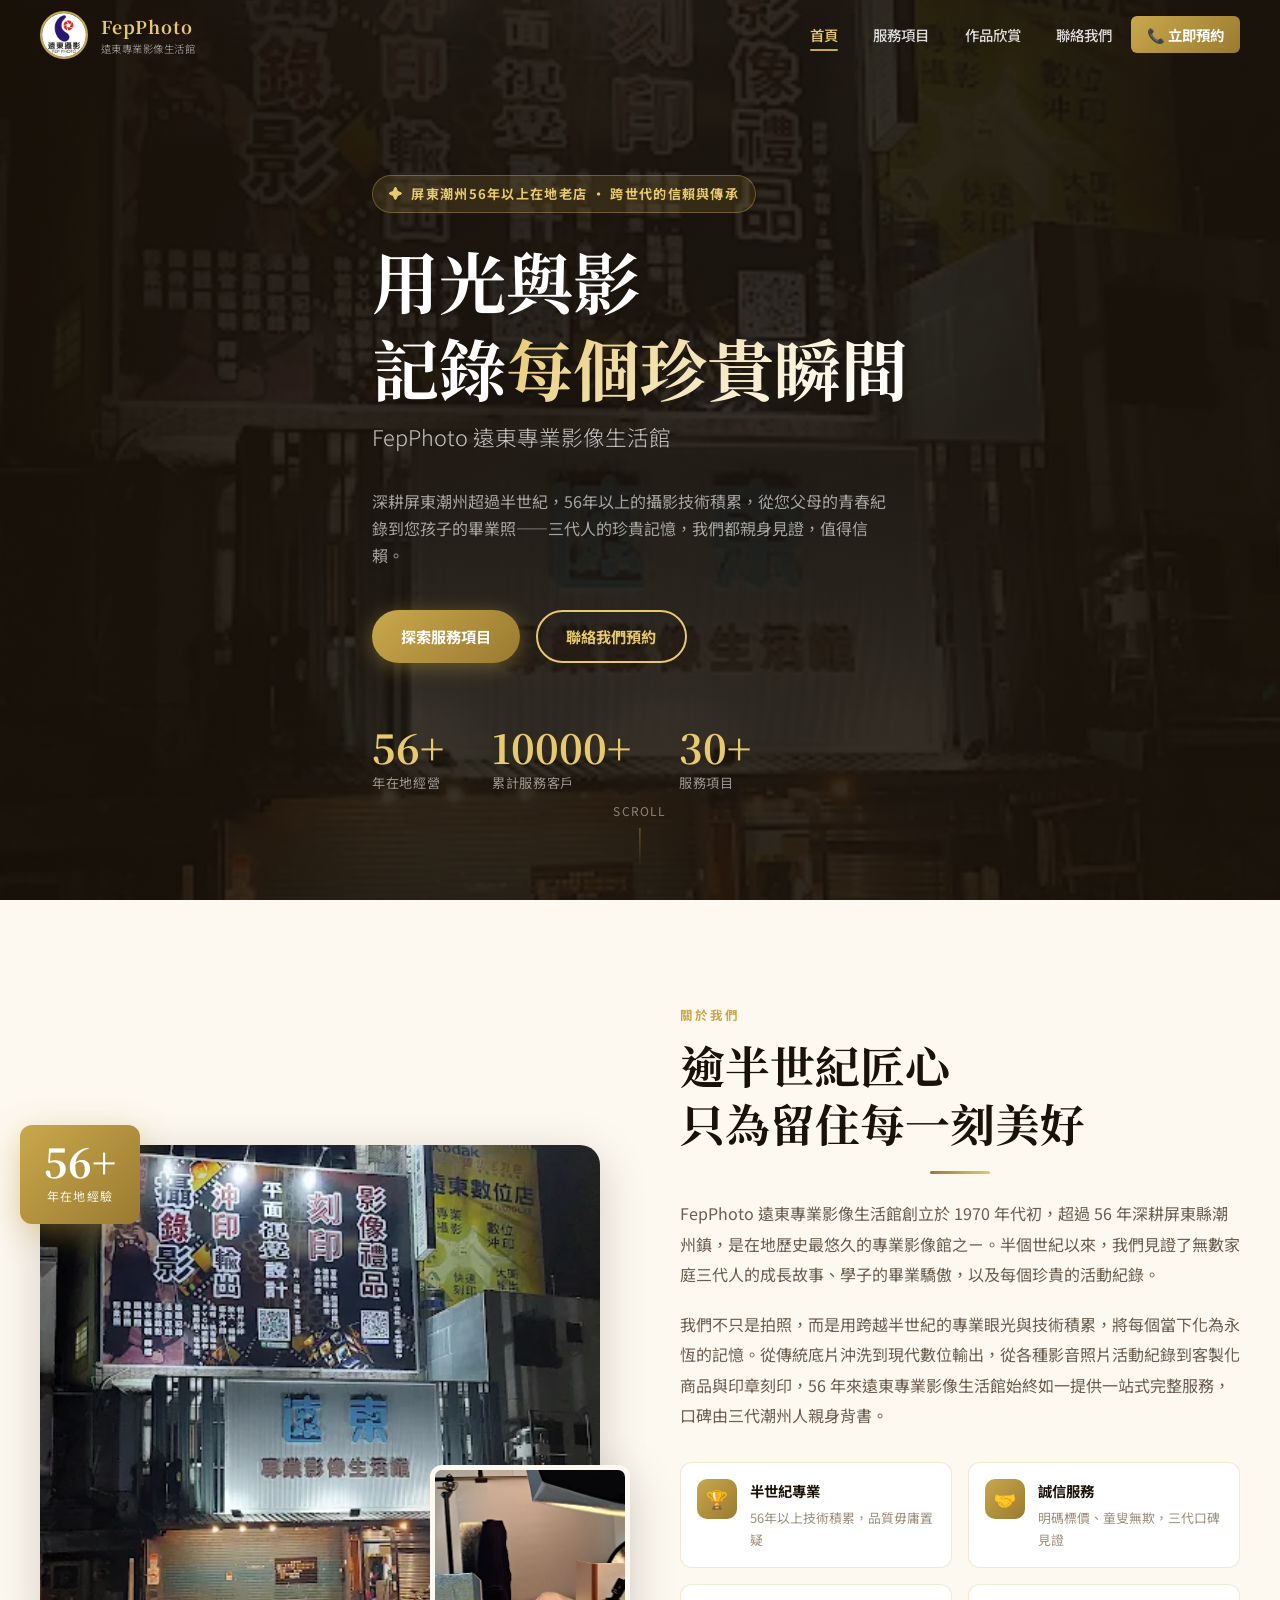
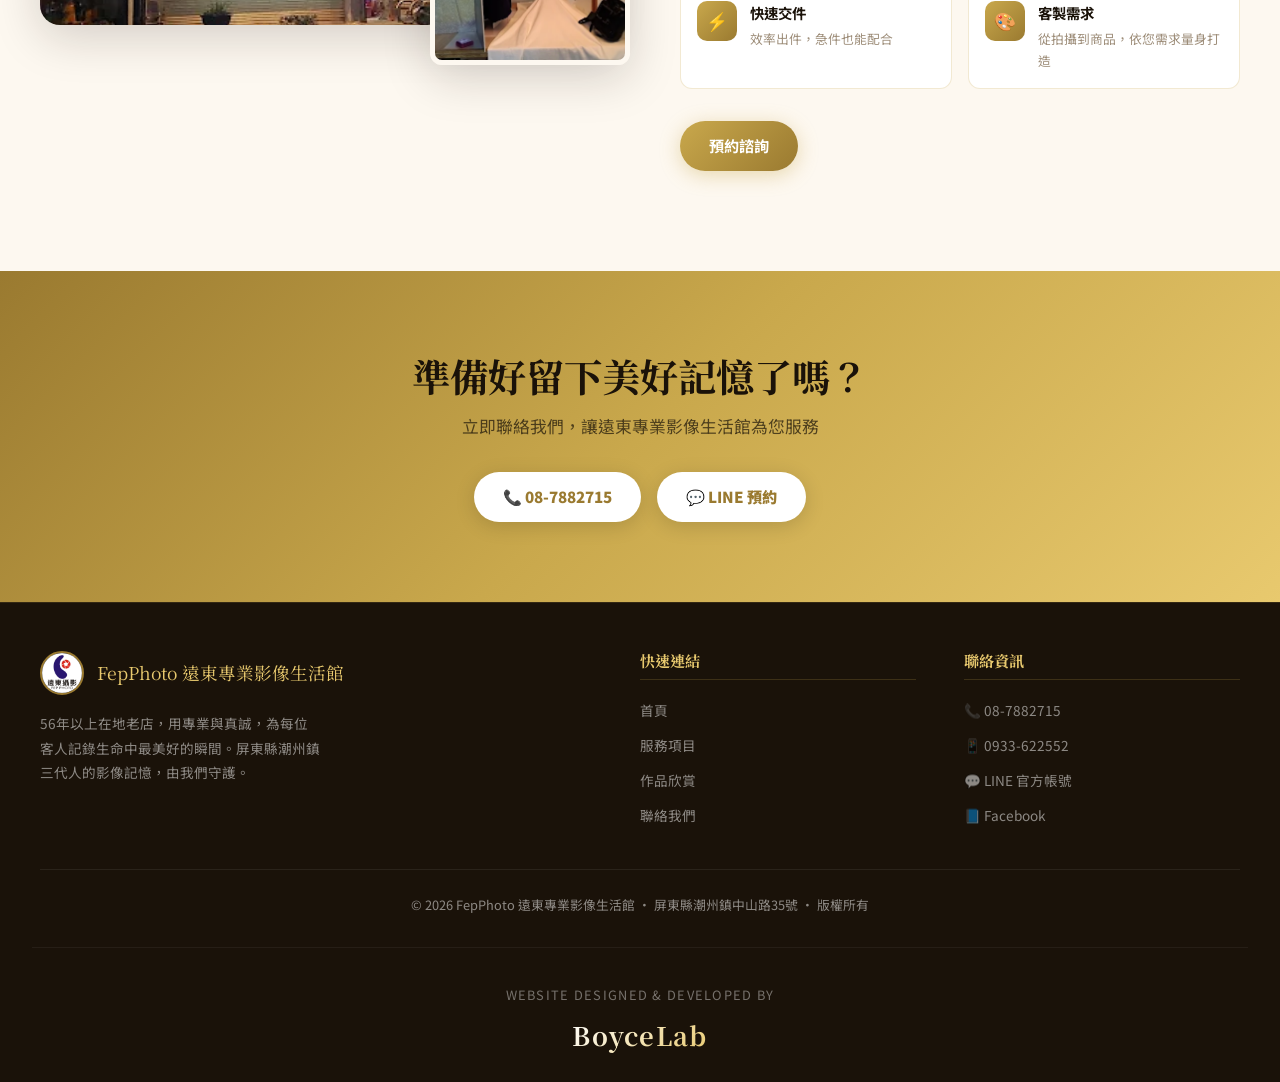
<file: index.html>
<!doctype html>
<html lang="zh-TW">
  <head>
    <meta charset="UTF-8" />
    <meta name="viewport" content="width=device-width, initial-scale=1.0" />
    <title>FepPhoto 遠東專業影像生活館 | 屏東潮州56年以上在地老店</title>
    <meta
      name="description"
      content="FepPhoto 遠東專業影像生活館，屏東縣潮州鎮在地56年以上照相館。提供證件照、各種影音照片活動紀錄、全家福、商業攝影、印章刻印、客製化商品等專業服務。電話：08-7882715"
    />
    <meta
      name="keywords"
      content="遠東,遠東照相館,遠東專業影像生活館,FepPhoto,屏東照相館,潮州照相館,證件照,各種影音照片活動紀錄,全家福,攝影,印章刻印"
    />
    <link rel="canonical" href="https://www.fepphoto.com/" />
    <meta name="google-site-verification" content="google8245c8caf8b90706" />
    <meta
      name="google-site-verification"
      content="nr24NHyFVtujl5NdVV3GtezHlyLSi04UzE6ezLuLa_E"
    />
    <meta property="og:type" content="website" />
    <meta
      property="og:title"
      content="FepPhoto 遠東專業影像生活館 | 屏東潮州56年以上在地老店"
    />
    <meta
      property="og:description"
      content="屏東縣潮州鎮在地56年以上遠東專業影像生活館，提供證件照、各種影音照片活動紀錄、全家福、客製化商品等專業服務"
    />
    <meta property="og:url" content="https://www.fepphoto.com/" />
    <meta
      property="og:image"
      content="https://www.fepphoto.com/assets/images/店面圖.webp"
    />
    <meta name="twitter:card" content="summary_large_image" />
    <link rel="icon" href="assets/images/遠東logo.jpg" type="image/jpeg" />
    <link rel="stylesheet" href="css/style.css" />
  </head>
  <body>
    <!-- ==================== NAVBAR ==================== -->
    <nav class="navbar" id="navbar">
      <div class="nav-inner">
        <a href="index.html" class="nav-logo">
          <img src="assets/images/遠東logo.jpg" alt="FepPhoto Logo" />
          <div class="nav-logo-text">
            <span class="nav-logo-en">FepPhoto</span>
            <span class="nav-logo-zh">遠東專業影像生活館</span>
          </div>
        </a>
        <ul class="nav-links" id="navLinks">
          <li><a href="index.html" class="active">首頁</a></li>
          <li><a href="services.html">服務項目</a></li>
          <li><a href="products.html">作品欣賞</a></li>
          <li><a href="contact.html">聯絡我們</a></li>
          <li><a href="tel:0878882715" class="nav-cta">📞 立即預約</a></li>
        </ul>
        <button class="nav-toggle" id="navToggle" aria-label="開啟選單">
          <span></span><span></span><span></span>
        </button>
      </div>
    </nav>

    <!-- ==================== HERO ==================== -->
    <section class="hero" id="hero">
      <div class="hero-bg"></div>
      <div class="hero-overlay"></div>
      <div class="hero-content">
        <div class="hero-badge">
          <span>✦</span> 屏東潮州56年以上在地老店 · 跨世代的信賴與傳承
        </div>
        <h1>用光與影<br />記錄<span>每個珍貴瞬間</span></h1>
        <p class="hero-subtitle">FepPhoto 遠東專業影像生活館</p>
        <p class="hero-desc">
          深耕屏東潮州超過半世紀，56年以上的攝影技術積累，從您父母的青春紀錄到您孩子的畢業照——三代人的珍貴記憶，我們都親身見證，值得信賴。
        </p>
        <div class="hero-actions">
          <a href="services.html" class="btn btn-gold">探索服務項目</a>
          <a
            href="contact.html"
            class="btn btn-outline"
            style="color: #e8c96e; border-color: #e8c96e"
            >聯絡我們預約</a
          >
        </div>
        <div class="hero-stats">
          <div>
            <span class="hero-stat-num" data-count="56" data-suffix="+"
              >56+</span
            >
            <div class="hero-stat-label">年在地經營</div>
          </div>
          <div>
            <span class="hero-stat-num" data-count="10000" data-suffix="+"
              >10000+</span
            >
            <div class="hero-stat-label">累計服務客戶</div>
          </div>
          <div>
            <span class="hero-stat-num" data-count="30" data-suffix="+"
              >30+</span
            >
            <div class="hero-stat-label">服務項目</div>
          </div>
        </div>
      </div>
      <div class="scroll-hint">SCROLL</div>
    </section>

    <!-- ==================== ABOUT ==================== -->
    <section class="about" id="about">
      <div class="about-inner">
        <div class="about-images reveal">
          <div class="about-badge">
            <span class="about-badge-num">56+</span>
            <span class="about-badge-text">年在地經驗</span>
          </div>
          <img
            src="assets/images/店面圖.webp"
            alt="遠東專業影像生活館店面"
            class="about-img-main"
          />
          <img
            src="assets/images/攝影棚以及器具.webp"
            alt="攝影棚設備"
            class="about-img-float"
          />
        </div>
        <div class="about-content reveal reveal-delay-2">
          <span class="section-label">關於我們</span>
          <h2 class="section-title">逾半世紀匠心<br />只為留住每一刻美好</h2>
          <div class="gold-divider"></div>
          <p class="about-text">
            FepPhoto 遠東專業影像生活館創立於 1970 年代初，超過 56
            年深耕屏東縣潮州鎮，是在地歷史最悠久的專業影像館之ㄧ。半個世紀以來，我們見證了無數家庭三代人的成長故事、學子的畢業驕傲，以及每個珍貴的活動紀錄。
          </p>
          <p class="about-text">
            我們不只是拍照，而是用跨越半世紀的專業眼光與技術積累，將每個當下化為永恆的記憶。從傳統底片沖洗到現代數位輸出，從各種影音照片活動紀錄到客製化商品與印章刻印，56
            年來遠東專業影像生活館始終如一提供一站式完整服務，口碑由三代潮州人親身背書。
          </p>
          <div class="about-values">
            <div class="about-value-item">
              <div class="about-value-icon">🏆</div>
              <div>
                <div class="about-value-title">半世紀專業</div>
                <div class="about-value-desc">
                  56年以上技術積累，品質毋庸置疑
                </div>
              </div>
            </div>
            <div class="about-value-item">
              <div class="about-value-icon">🤝</div>
              <div>
                <div class="about-value-title">誠信服務</div>
                <div class="about-value-desc">
                  明碼標價、童叟無欺，三代口碑見證
                </div>
              </div>
            </div>
            <div class="about-value-item">
              <div class="about-value-icon">⚡</div>
              <div>
                <div class="about-value-title">快速交件</div>
                <div class="about-value-desc">效率出件，急件也能配合</div>
              </div>
            </div>
            <div class="about-value-item">
              <div class="about-value-icon">🎨</div>
              <div>
                <div class="about-value-title">客製需求</div>
                <div class="about-value-desc">
                  從拍攝到商品，依您需求量身打造
                </div>
              </div>
            </div>
          </div>
          <a href="contact.html" class="btn btn-gold">預約諮詢</a>
        </div>
      </div>
    </section>

    <!-- Sections removed for simplicity -->

    <!-- ==================== CTA BANNER ==================== -->
    <section class="cta-banner">
      <h2>準備好留下美好記憶了嗎？</h2>
      <p>立即聯絡我們，讓遠東專業影像生活館為您服務</p>
      <div
        style="
          display: flex;
          gap: 1rem;
          justify-content: center;
          flex-wrap: wrap;
        "
      >
        <a href="tel:0878882715" class="btn btn-white">📞 08-7882715</a>
        <a
          href="https://lin.ee/yuSKPWY"
          target="_blank"
          rel="noopener"
          class="btn btn-white"
          >💬 LINE 預約</a
        >
      </div>
    </section>

    <!-- ==================== FOOTER ==================== -->
    <footer class="footer">
      <div class="footer-inner">
        <div>
          <div class="footer-brand-logo">
            <img src="assets/images/遠東logo.jpg" alt="FepPhoto Logo" />
            <span class="footer-brand-name">FepPhoto 遠東專業影像生活館</span>
          </div>
          <p class="footer-desc">
            56年以上在地老店，用專業與真誠，為每位客人記錄生命中最美好的瞬間。屏東縣潮州鎮三代人的影像記憶，由我們守護。
          </p>
        </div>
        <div class="footer-col">
          <h4>快速連結</h4>
          <ul>
            <li><a href="index.html">首頁</a></li>
            <li><a href="services.html">服務項目</a></li>
            <li><a href="products.html">作品欣賞</a></li>
            <li><a href="contact.html">聯絡我們</a></li>
          </ul>
        </div>
        <div class="footer-col">
          <h4>聯絡資訊</h4>
          <ul>
            <li><a href="tel:0878882715">📞 08-7882715</a></li>
            <li><a href="tel:0933622552">📱 0933-622552</a></li>
            <li>
              <a href="https://lin.ee/yuSKPWY" target="_blank"
                >💬 LINE 官方帳號</a
              >
            </li>
            <li>
              <a
                href="https://www.facebook.com/fepphoto/?locale=zh_TW"
                target="_blank"
                >📘 Facebook</a
              >
            </li>
          </ul>
        </div>
      </div>
      <div class="footer-bottom">
        <p>
          © 2026 FepPhoto 遠東專業影像生活館 · 屏東縣潮州鎮中山路35號 ·
          版權所有
        </p>
      </div>
      <!-- BoyceLab 網站製作聲明 -->
      <div
        style="
          margin-top: 2rem;
          padding-top: 2rem;
          border-top: 1px solid rgba(255, 255, 255, 0.05);
          text-align: center;
        "
      >
        <a
          href="https://www.boycelab.com/"
          target="_blank"
          rel="noopener"
          style="
            display: inline-flex;
            flex-direction: column;
            align-items: center;
            gap: 0.5rem;
            transition: transform 0.3s ease;
          "
        >
          <span
            style="
              font-size: 0.8rem;
              color: rgba(255, 255, 255, 0.4);
              letter-spacing: 0.1em;
              text-transform: uppercase;
            "
            >Website Designed &amp; Developed by</span
          >
          <span
            style="
              font-family: &quot;Noto Serif TC&quot;, serif;
              font-size: 1.6rem;
              font-weight: 700;
              background: linear-gradient(135deg, #fff, var(--gold-light));
              -webkit-background-clip: text;
              -webkit-text-fill-color: transparent;
              letter-spacing: 0.05em;
            "
            >BoyceLab</span
          >
        </a>
      </div>
    </footer>

    <script src="js/main.js"></script>
  </body>
</html>
</file>
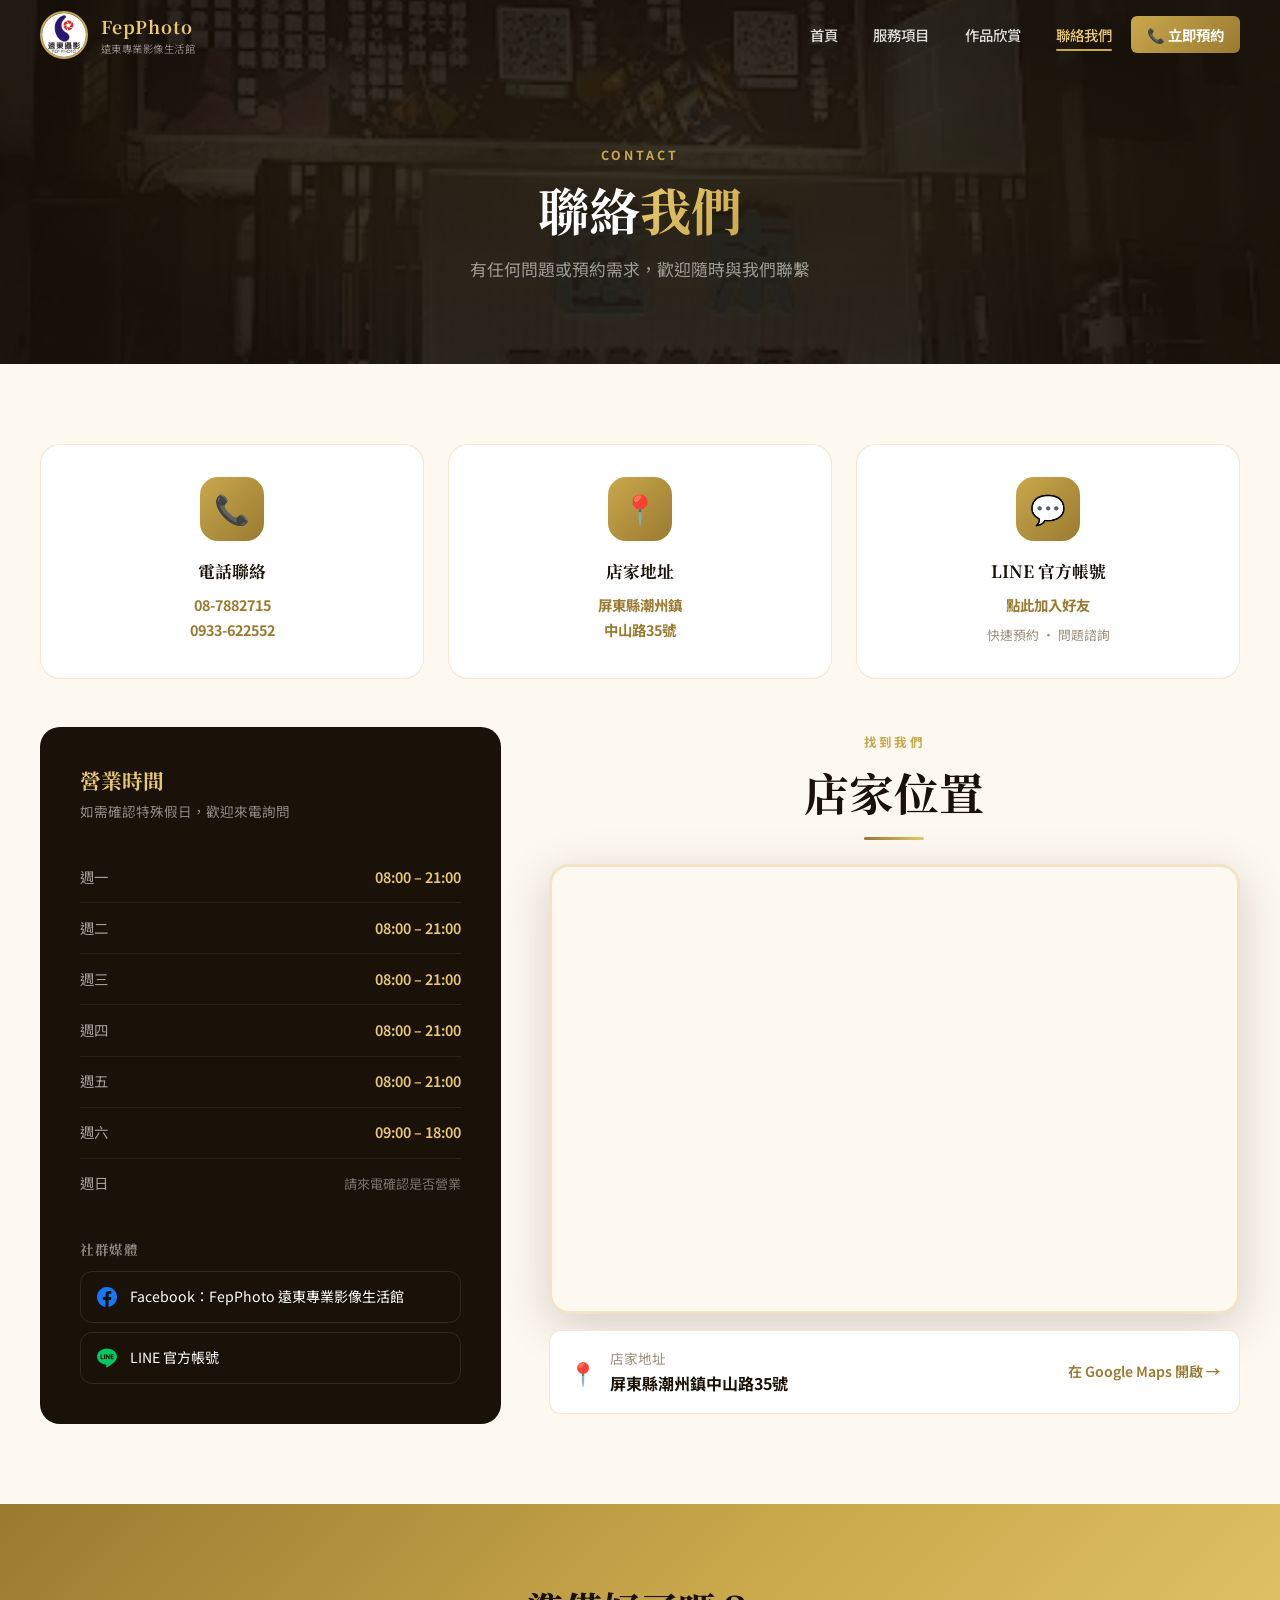
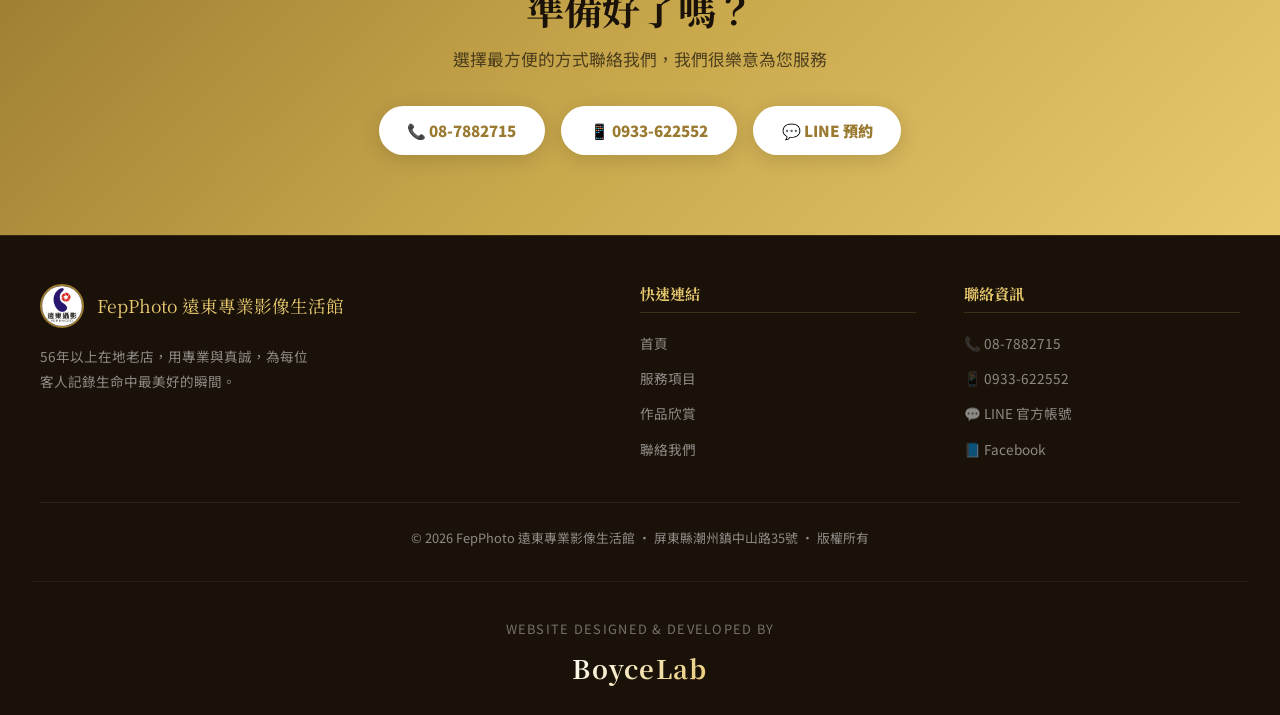
<file: contact.html>
<!doctype html>
<html lang="zh-TW">
  <head>
    <meta charset="UTF-8" />
    <meta name="viewport" content="width=device-width, initial-scale=1.0" />
    <title>聯絡我們 | FepPhoto 遠東專業影像生活館</title>
    <meta
      name="description"
      content="聯絡FepPhoto遠東專業影像生活館。電話08-7882715、0933-622552，LINE官方帳號，或來店：屏東縣潮州鎮中山路35號。"
    />
    <link rel="canonical" href="https://www.fepphoto.com/contact.html" />
    <meta name="google-site-verification" content="google8245c8caf8b90706" />
    <meta
      name="google-site-verification"
      content="nr24NHyFVtujl5NdVV3GtezHlyLSi04UzE6ezLuLa_E"
    />
    <meta property="og:type" content="website" />
    <meta
      property="og:title"
      content="聯絡我們 | FepPhoto 遠東專業影像生活館"
    />
    <meta property="og:url" content="https://www.fepphoto.com/contact.html" />
    <meta
      property="og:image"
      content="https://www.fepphoto.com/assets/images/店面圖.webp"
    />
    <meta name="twitter:card" content="summary_large_image" />
    <link rel="icon" href="assets/images/遠東logo.jpg" type="image/jpeg" />
    <link rel="stylesheet" href="css/style.css" />
    <style>
      .contact-full {
        padding: 80px 2rem;
        background: var(--cream);
      }
      .contact-full-inner {
        max-width: 1200px;
        margin: 0 auto;
      }
      .contact-top-grid {
        display: grid;
        grid-template-columns: 1fr 1fr 1fr;
        gap: 1.5rem;
        margin-bottom: 3rem;
      }
      .contact-top-card {
        background: var(--white);
        border: 1px solid var(--border);
        border-radius: var(--radius-lg);
        padding: 2rem;
        text-align: center;
        transition: var(--transition);
      }
      .contact-top-card:hover {
        border-color: var(--gold);
        transform: translateY(-4px);
        box-shadow: var(--shadow);
      }
      .contact-top-icon {
        width: 64px;
        height: 64px;
        background: linear-gradient(135deg, var(--gold), var(--gold-dark));
        border-radius: 18px;
        display: flex;
        align-items: center;
        justify-content: center;
        font-size: 1.8rem;
        margin: 0 auto 1rem;
      }
      .contact-top-title {
        font-family: "Noto Serif TC", serif;
        font-size: 1.05rem;
        font-weight: 700;
        color: var(--dark);
        margin-bottom: 0.5rem;
      }
      .contact-top-value {
        color: var(--text-light);
        font-size: 0.9rem;
        line-height: 1.7;
      }
      .contact-top-value a {
        color: var(--gold-dark);
        font-weight: 700;
        transition: var(--transition);
        display: block;
      }
      .contact-top-value a:hover {
        color: var(--gold);
      }

      .contact-bottom-grid {
        display: grid;
        grid-template-columns: 1fr 1.5fr;
        gap: 3rem;
        align-items: start;
      }

      .hours-card {
        background: var(--dark);
        border-radius: var(--radius-lg);
        padding: 2.5rem;
        color: white;
      }
      .hours-card h3 {
        font-size: 1.3rem;
        color: var(--gold-light);
        margin-bottom: 0.4rem;
      }
      .hours-card p {
        color: rgba(255, 255, 255, 0.5);
        font-size: 0.85rem;
        margin-bottom: 1.8rem;
      }
      .hours-table {
        width: 100%;
        border-collapse: collapse;
      }
      .hours-table tr {
        border-bottom: 1px solid rgba(255, 255, 255, 0.07);
      }
      .hours-table tr:last-child {
        border: none;
      }
      .hours-table td {
        padding: 0.8rem 0;
        font-size: 0.9rem;
      }
      .hours-table td:first-child {
        color: rgba(255, 255, 255, 0.6);
      }
      .hours-table td:last-child {
        text-align: right;
        color: var(--gold-light);
        font-weight: 600;
      }
      .hours-table .special td:last-child {
        color: rgba(255, 255, 255, 0.4);
        font-size: 0.82rem;
        font-weight: 400;
      }

      .social-section {
        margin-top: 2rem;
      }
      .social-section h4 {
        font-size: 0.85rem;
        color: rgba(255, 255, 255, 0.5);
        margin-bottom: 0.8rem;
        letter-spacing: 0.05em;
      }
      .social-grid {
        display: flex;
        flex-direction: column;
        gap: 0.6rem;
      }
      .social-link-item {
        display: flex;
        align-items: center;
        gap: 0.8rem;
        padding: 0.8rem 1rem;
        border-radius: var(--radius);
        border: 1px solid rgba(255, 255, 255, 0.1);
        color: white;
        font-size: 0.88rem;
        transition: var(--transition);
      }
      .social-link-item:hover {
        border-color: var(--gold);
        background: rgba(201, 168, 76, 0.1);
      }

      .map-full {
        border-radius: var(--radius-lg);
        overflow: hidden;
        box-shadow: var(--shadow-hover);
        border: 3px solid var(--border);
        height: 450px;
      }
      .map-full iframe {
        width: 100%;
        height: 100%;
        border: none;
      }
      .map-address {
        margin-top: 1rem;
        padding: 1rem 1.2rem;
        background: var(--white);
        border-radius: var(--radius);
        border: 1px solid var(--border);
        display: flex;
        align-items: center;
        gap: 0.8rem;
      }
      .map-address a {
        color: var(--gold-dark);
        font-size: 0.88rem;
        font-weight: 600;
      }

      @media (max-width: 900px) {
        .contact-top-grid {
          grid-template-columns: 1fr;
        }
        .contact-bottom-grid {
          grid-template-columns: 1fr;
        }
      }
      @media (max-width: 600px) {
        .contact-top-grid {
          grid-template-columns: 1fr;
        }
      }
    </style>
  </head>
  <body>
    <!-- NAVBAR -->
    <nav class="navbar scrolled" id="navbar">
      <div class="nav-inner">
        <a href="index.html" class="nav-logo">
          <img src="assets/images/遠東logo.jpg" alt="FepPhoto Logo" />
          <div class="nav-logo-text">
            <span class="nav-logo-en">FepPhoto</span>
            <span class="nav-logo-zh">遠東專業影像生活館</span>
          </div>
        </a>
        <ul class="nav-links" id="navLinks">
          <li><a href="index.html">首頁</a></li>
          <li><a href="services.html">服務項目</a></li>
          <li><a href="products.html">作品欣賞</a></li>
          <li><a href="contact.html" class="active">聯絡我們</a></li>
          <li><a href="tel:0878882715" class="nav-cta">📞 立即預約</a></li>
        </ul>
        <button class="nav-toggle" id="navToggle" aria-label="開啟選單">
          <span></span><span></span><span></span>
        </button>
      </div>
    </nav>

    <!-- PAGE HERO -->
    <section class="page-hero">
      <div
        style="
          position: absolute;
          inset: 0;
          background-image: url(&quot;assets/images/店面圖.webp&quot;);
          background-size: cover;
          background-position: center;
          opacity: 0.12;
        "
      ></div>
      <span class="section-label" style="position: relative">Contact</span>
      <h1 class="page-hero-title" style="position: relative">
        聯絡<span>我們</span>
      </h1>
      <p class="page-hero-subtitle" style="position: relative">
        有任何問題或預約需求，歡迎隨時與我們聯繫
      </p>
    </section>

    <!-- CONTACT CONTENT -->
    <section class="contact-full">
      <div class="contact-full-inner">
        <!-- Top Cards -->
        <div class="contact-top-grid">
          <div class="contact-top-card reveal">
            <div class="contact-top-icon">📞</div>
            <div class="contact-top-title">電話聯絡</div>
            <div class="contact-top-value">
              <a href="tel:0878882715">08-7882715</a>
              <a href="tel:0933622552">0933-622552</a>
            </div>
          </div>
          <div class="contact-top-card reveal reveal-delay-2">
            <div class="contact-top-icon">📍</div>
            <div class="contact-top-title">店家地址</div>
            <div class="contact-top-value">
              <a
                href="https://maps.google.com/?q=屏東縣潮州鎮中山路35號"
                target="_blank"
                rel="noopener"
              >
                屏東縣潮州鎮<br />中山路35號
              </a>
            </div>
          </div>
          <div class="contact-top-card reveal reveal-delay-3">
            <div class="contact-top-icon">💬</div>
            <div class="contact-top-title">LINE 官方帳號</div>
            <div class="contact-top-value">
              <a href="https://lin.ee/yuSKPWY" target="_blank" rel="noopener"
                >點此加入好友</a
              >
              <span
                style="
                  color: var(--text-muted);
                  font-size: 0.8rem;
                  margin-top: 0.4rem;
                  display: block;
                "
                >快速預約 · 問題諮詢</span
              >
            </div>
          </div>
        </div>

        <!-- Bottom Grid -->
        <div class="contact-bottom-grid">
          <!-- Hours + Social -->
          <div class="hours-card reveal">
            <h3>營業時間</h3>
            <p>如需確認特殊假日，歡迎來電詢問</p>
            <table class="hours-table">
              <tbody>
                <tr>
                  <td>週一</td>
                  <td>08:00 – 21:00</td>
                </tr>
                <tr>
                  <td>週二</td>
                  <td>08:00 – 21:00</td>
                </tr>
                <tr>
                  <td>週三</td>
                  <td>08:00 – 21:00</td>
                </tr>
                <tr>
                  <td>週四</td>
                  <td>08:00 – 21:00</td>
                </tr>
                <tr>
                  <td>週五</td>
                  <td>08:00 – 21:00</td>
                </tr>
                <tr>
                  <td>週六</td>
                  <td>09:00 – 18:00</td>
                </tr>
                <tr class="special">
                  <td>週日</td>
                  <td>請來電確認是否營業</td>
                </tr>
              </tbody>
            </table>

            <div class="social-section">
              <h4>社群媒體</h4>
              <div class="social-grid">
                <a
                  href="https://www.facebook.com/fepphoto/?locale=zh_TW"
                  target="_blank"
                  rel="noopener"
                  class="social-link-item"
                >
                  <svg
                    width="20"
                    height="20"
                    viewBox="0 0 24 24"
                    fill="#1877f2"
                  >
                    <path
                      d="M24 12.073c0-6.627-5.373-12-12-12s-12 5.373-12 12c0 5.99 4.388 10.954 10.125 11.854v-8.385H7.078v-3.47h3.047V9.43c0-3.007 1.792-4.669 4.533-4.669 1.312 0 2.686.235 2.686.235v2.953H15.83c-1.491 0-1.956.925-1.956 1.874v2.25h3.328l-.532 3.47h-2.796v8.385C19.612 23.027 24 18.062 24 12.073z"
                    />
                  </svg>
                  Facebook：FepPhoto 遠東專業影像生活館
                </a>
                <a
                  href="https://lin.ee/yuSKPWY"
                  target="_blank"
                  rel="noopener"
                  class="social-link-item"
                >
                  <svg
                    width="20"
                    height="20"
                    viewBox="0 0 24 24"
                    fill="#00c75f"
                  >
                    <path
                      d="M19.365 9.863c.349 0 .63.285.63.631 0 .345-.281.63-.63.63H17.61v1.125h1.755c.349 0 .63.283.63.63 0 .344-.281.629-.63.629h-2.386c-.345 0-.627-.285-.627-.629V8.108c0-.345.282-.63.63-.63h2.386c.349 0 .63.285.63.63 0 .349-.281.63-.63.63H17.61v1.125h1.755zm-3.855 3.016c0 .27-.174.51-.432.596-.064.021-.133.031-.199.031-.211 0-.391-.09-.51-.25l-2.443-3.317v2.94c0 .344-.279.629-.631.629-.346 0-.626-.285-.626-.629V8.108c0-.27.173-.51.43-.595.06-.023.136-.033.194-.033.195 0 .375.104.495.254l2.462 3.33V8.108c0-.345.282-.63.63-.63.345 0 .63.285.63.63v4.771zm-5.741 0c0 .344-.282.629-.631.629-.345 0-.627-.285-.627-.629V8.108c0-.345.282-.63.627-.63.349 0 .631.285.631.63v4.771zm-2.466.629H4.917c-.345 0-.63-.285-.63-.629V8.108c0-.345.285-.63.63-.63.348 0 .63.285.63.63v4.141h1.756c.348 0 .629.283.629.63 0 .344-.281.629-.629.629M24 10.314C24 4.943 18.615.572 12 .572S0 4.943 0 10.314c0 4.811 4.27 8.842 10.035 9.608.391.082.923.258 1.058.59.12.301.079.766.038 1.08l-.164 1.02c-.045.301-.24 1.186 1.049.645 1.291-.539 6.916-4.078 9.436-6.975C23.176 14.393 24 12.458 24 10.314"
                    />
                  </svg>
                  LINE 官方帳號
                </a>
              </div>
            </div>
          </div>

          <!-- Map -->
          <div class="reveal reveal-delay-2">
            <div class="text-center" style="margin-bottom: 1.5rem">
              <span class="section-label">找到我們</span>
              <h2 class="section-title">店家位置</h2>
              <div class="gold-divider"></div>
            </div>
            <div class="map-full">
              <iframe
                src="https://www.google.com/maps/embed?pb=!1m18!1m12!1m3!1d3678.0!2d120.5418!3d22.5513!2m3!1f0!2f0!3f0!3m2!1i1024!2i768!4f13.1!3m3!1m2!1s0x346e9d5b0c9d0001%3A0x0!2z5bCP5p2x5BW95Zyw5bee6K235b2V5Lit5bGx6Lev35omP!5e0!3m2!1szh-TW!2stw!4v1699000000000!5m2!1szh-TW!2stw&q=屏東縣潮州鎮中山路35號+遠東專業影像生活館"
                allowfullscreen=""
                loading="lazy"
                referrerpolicy="no-referrer-when-downgrade"
                title="遠東專業影像生活館地圖"
              >
              </iframe>
            </div>
            <div class="map-address">
              <span style="font-size: 1.4rem">📍</span>
              <div>
                <div style="font-size: 0.85rem; color: var(--text-muted)">
                  店家地址
                </div>
                <div style="font-weight: 700; color: var(--dark)">
                  屏東縣潮州鎮中山路35號
                </div>
              </div>
              <a
                href="https://maps.google.com/?q=屏東縣潮州鎮中山路35號+遠東專業影像生活館"
                target="_blank"
                rel="noopener"
                style="margin-left: auto"
                >在 Google Maps 開啟 →</a
              >
            </div>
          </div>
        </div>
      </div>
    </section>

    <!-- CTA BANNER -->
    <section class="cta-banner">
      <h2>準備好了嗎？</h2>
      <p>選擇最方便的方式聯絡我們，我們很樂意為您服務</p>
      <div
        style="
          display: flex;
          gap: 1rem;
          justify-content: center;
          flex-wrap: wrap;
        "
      >
        <a href="tel:0878882715" class="btn btn-white">📞 08-7882715</a>
        <a href="tel:0933622552" class="btn btn-white">📱 0933-622552</a>
        <a
          href="https://lin.ee/yuSKPWY"
          target="_blank"
          rel="noopener"
          class="btn btn-white"
          >💬 LINE 預約</a
        >
      </div>
    </section>

    <!-- FOOTER -->
    <footer class="footer">
      <div class="footer-inner">
        <div>
          <div class="footer-brand-logo">
            <img src="assets/images/遠東logo.jpg" alt="FepPhoto Logo" />
            <span class="footer-brand-name">FepPhoto 遠東專業影像生活館</span>
          </div>
          <p class="footer-desc">
            56年以上在地老店，用專業與真誠，為每位客人記錄生命中最美好的瞬間。
          </p>
        </div>
        <div class="footer-col">
          <h4>快速連結</h4>
          <ul>
            <li><a href="index.html">首頁</a></li>
            <li><a href="services.html">服務項目</a></li>
            <li><a href="products.html">作品欣賞</a></li>
            <li><a href="contact.html">聯絡我們</a></li>
          </ul>
        </div>
        <div class="footer-col">
          <h4>聯絡資訊</h4>
          <ul>
            <li><a href="tel:0878882715">📞 08-7882715</a></li>
            <li><a href="tel:0933622552">📱 0933-622552</a></li>
            <li>
              <a href="https://lin.ee/yuSKPWY" target="_blank"
                >💬 LINE 官方帳號</a
              >
            </li>
            <li>
              <a
                href="https://www.facebook.com/fepphoto/?locale=zh_TW"
                target="_blank"
                >📘 Facebook</a
              >
            </li>
          </ul>
        </div>
      </div>
      <div class="footer-bottom">
        <p>
          © 2026 FepPhoto 遠東專業影像生活館 · 屏東縣潮州鎮中山路35號 ·
          版權所有
        </p>
      </div>
      <!-- BoyceLab 網站製作聲明 -->
      <div
        style="
          margin-top: 2rem;
          padding-top: 2rem;
          border-top: 1px solid rgba(255, 255, 255, 0.05);
          text-align: center;
        "
      >
        <a
          href="https://www.boycelab.com/"
          target="_blank"
          rel="noopener"
          style="
            display: inline-flex;
            flex-direction: column;
            align-items: center;
            gap: 0.5rem;
            transition: transform 0.3s ease;
          "
        >
          <span
            style="
              font-size: 0.8rem;
              color: rgba(255, 255, 255, 0.4);
              letter-spacing: 0.1em;
              text-transform: uppercase;
            "
            >Website Designed &amp; Developed by</span
          >
          <span
            style="
              font-family: &quot;Noto Serif TC&quot;, serif;
              font-size: 1.6rem;
              font-weight: 700;
              background: linear-gradient(135deg, #fff, var(--gold-light));
              -webkit-background-clip: text;
              -webkit-text-fill-color: transparent;
              letter-spacing: 0.05em;
            "
            >BoyceLab</span
          >
        </a>
      </div>
    </footer>

    <script src="js/main.js"></script>
  </body>
</html>
</file>
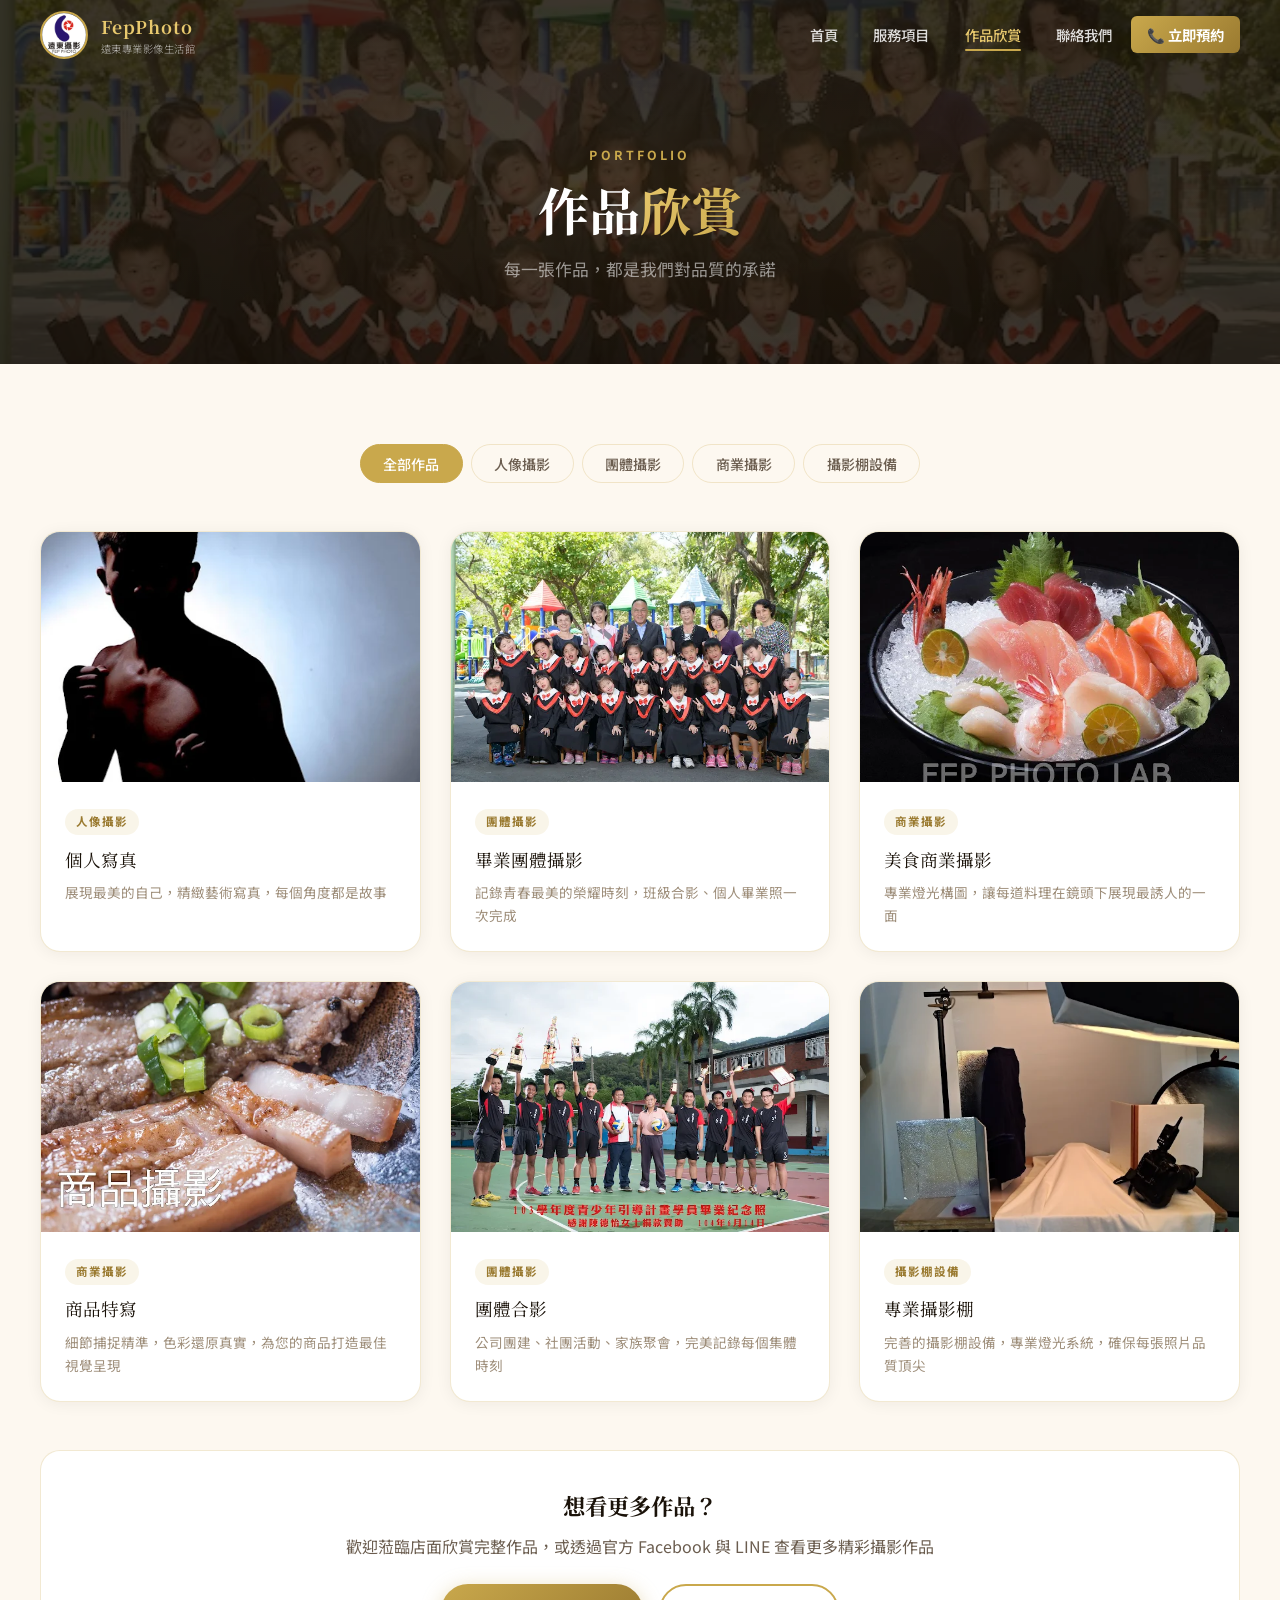
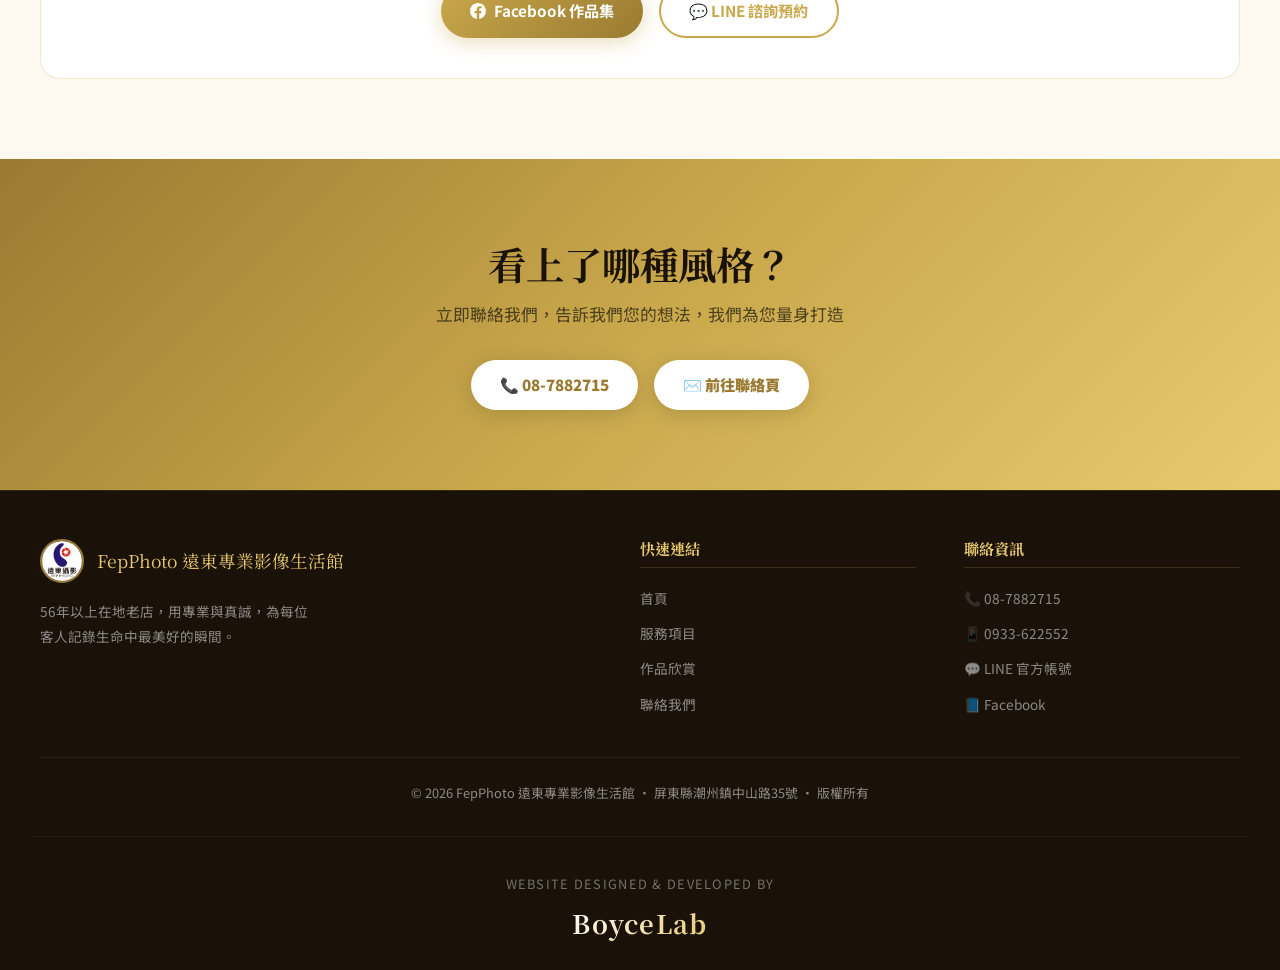
<file: products.html>
<!doctype html>
<html lang="zh-TW">
  <head>
    <meta charset="UTF-8" />
    <meta name="viewport" content="width=device-width, initial-scale=1.0" />
    <title>作品欣賞 | FepPhoto 遠東專業影像生活館</title>
    <meta
      name="description"
      content="FepPhoto 遠東專業影像生活館作品集，包含各種影音照片活動紀錄、全家福、畢業照、商業攝影、個人寫真等專業作品展示。"
    />
    <link rel="canonical" href="https://www.fepphoto.com/products.html" />
    <meta name="google-site-verification" content="google8245c8caf8b90706" />
    <meta
      name="google-site-verification"
      content="nr24NHyFVtujl5NdVV3GtezHlyLSi04UzE6ezLuLa_E"
    />
    <meta property="og:type" content="website" />
    <meta
      property="og:title"
      content="作品欣賞 | FepPhoto 遠東專業影像生活館"
    />
    <meta property="og:url" content="https://www.fepphoto.com/products.html" />
    <meta
      property="og:image"
      content="https://www.fepphoto.com/assets/images/畢業團體照.webp"
    />
    <meta name="twitter:card" content="summary_large_image" />
    <link rel="icon" href="assets/images/遠東logo.jpg" type="image/jpeg" />
    <link rel="stylesheet" href="css/style.css" />
  </head>
  <body>
    <!-- NAVBAR -->
    <nav class="navbar scrolled" id="navbar">
      <div class="nav-inner">
        <a href="index.html" class="nav-logo">
          <img src="assets/images/遠東logo.jpg" alt="FepPhoto Logo" />
          <div class="nav-logo-text">
            <span class="nav-logo-en">FepPhoto</span>
            <span class="nav-logo-zh">遠東專業影像生活館</span>
          </div>
        </a>
        <ul class="nav-links" id="navLinks">
          <li><a href="index.html">首頁</a></li>
          <li><a href="services.html">服務項目</a></li>
          <li><a href="products.html" class="active">作品欣賞</a></li>
          <li><a href="contact.html">聯絡我們</a></li>
          <li><a href="tel:0878882715" class="nav-cta">📞 立即預約</a></li>
        </ul>
        <button class="nav-toggle" id="navToggle" aria-label="開啟選單">
          <span></span><span></span><span></span>
        </button>
      </div>
    </nav>

    <!-- PAGE HERO -->
    <section class="page-hero">
      <div
        style="
          position: absolute;
          inset: 0;
          background-image: url(&quot;assets/images/畢業團體照.webp&quot;);
          background-size: cover;
          background-position: center;
          opacity: 0.15;
        "
      ></div>
      <span class="section-label" style="position: relative">Portfolio</span>
      <h1 class="page-hero-title" style="position: relative">
        作品<span>欣賞</span>
      </h1>
      <p class="page-hero-subtitle" style="position: relative">
        每一張作品，都是我們對品質的承諾
      </p>
    </section>

    <!-- PRODUCTS -->
    <section class="products-section">
      <div class="products-inner">
        <!-- Filter Tabs -->
        <div class="category-tabs reveal">
          <button class="tab-btn active" data-filter="all">全部作品</button>
          <button class="tab-btn" data-filter="portrait">人像攝影</button>
          <button class="tab-btn" data-filter="group">團體攝影</button>
          <button class="tab-btn" data-filter="commercial">商業攝影</button>
          <button class="tab-btn" data-filter="studio">攝影棚設備</button>
        </div>

        <!-- Products Grid -->
        <div class="products-grid reveal">
          <div class="product-card" data-category="portrait">
            <div class="product-img">
              <img src="assets/images/寫真.webp" alt="個人寫真" />
            </div>
            <div class="product-info">
              <span class="product-tag">人像攝影</span>
              <div class="product-name">個人寫真</div>
              <div class="product-desc">
                展現最美的自己，精緻藝術寫真，每個角度都是故事
              </div>
            </div>
          </div>

          <div class="product-card" data-category="group">
            <div class="product-img">
              <img src="assets/images/畢業團體照.webp" alt="畢業團體照" />
            </div>
            <div class="product-info">
              <span class="product-tag">團體攝影</span>
              <div class="product-name">畢業團體攝影</div>
              <div class="product-desc">
                記錄青春最美的榮耀時刻，班級合影、個人畢業照一次完成
              </div>
            </div>
          </div>

          <div class="product-card" data-category="commercial">
            <div class="product-img">
              <img src="assets/images/美食特寫照片.webp" alt="美食商業攝影" />
            </div>
            <div class="product-info">
              <span class="product-tag">商業攝影</span>
              <div class="product-name">美食商業攝影</div>
              <div class="product-desc">
                專業燈光構圖，讓每道料理在鏡頭下展現最誘人的一面
              </div>
            </div>
          </div>

          <div class="product-card" data-category="commercial">
            <div class="product-img">
              <img src="assets/images/美食特寫照2.webp" alt="商品特寫攝影" />
            </div>
            <div class="product-info">
              <span class="product-tag">商業攝影</span>
              <div class="product-name">商品特寫</div>
              <div class="product-desc">
                細節捕捉精準，色彩還原真實，為您的商品打造最佳視覺呈現
              </div>
            </div>
          </div>

          <div class="product-card" data-category="group">
            <div class="product-img">
              <img src="assets/images/團體照.webp" alt="團體照" />
            </div>
            <div class="product-info">
              <span class="product-tag">團體攝影</span>
              <div class="product-name">團體合影</div>
              <div class="product-desc">
                公司團建、社團活動、家族聚會，完美記錄每個集體時刻
              </div>
            </div>
          </div>

          <div class="product-card" data-category="studio">
            <div class="product-img">
              <img src="assets/images/攝影棚以及器具.webp" alt="專業攝影棚" />
            </div>
            <div class="product-info">
              <span class="product-tag">攝影棚設備</span>
              <div class="product-name">專業攝影棚</div>
              <div class="product-desc">
                完善的攝影棚設備，專業燈光系統，確保每張照片品質頂尖
              </div>
            </div>
          </div>
        </div>

        <!-- 說明文字 -->
        <div
          class="reveal"
          style="
            background: var(--white);
            border: 1px solid var(--border);
            border-radius: var(--radius-lg);
            padding: 2.5rem;
            margin-top: 3rem;
            text-align: center;
          "
        >
          <h3
            style="
              font-family: &quot;Noto Serif TC&quot;, serif;
              font-size: 1.4rem;
              color: var(--dark);
              margin-bottom: 0.8rem;
            "
          >
            想看更多作品？
          </h3>
          <p style="color: var(--text-light); margin-bottom: 1.5rem">
            歡迎蒞臨店面欣賞完整作品，或透過官方 Facebook 與 LINE
            查看更多精彩攝影作品
          </p>
          <div
            style="
              display: flex;
              gap: 1rem;
              justify-content: center;
              flex-wrap: wrap;
            "
          >
            <a
              href="https://www.facebook.com/fepphoto/?locale=zh_TW"
              target="_blank"
              rel="noopener"
              class="btn btn-gold"
            >
              <svg
                width="16"
                height="16"
                viewBox="0 0 24 24"
                fill="currentColor"
              >
                <path
                  d="M24 12.073c0-6.627-5.373-12-12-12s-12 5.373-12 12c0 5.99 4.388 10.954 10.125 11.854v-8.385H7.078v-3.47h3.047V9.43c0-3.007 1.792-4.669 4.533-4.669 1.312 0 2.686.235 2.686.235v2.953H15.83c-1.491 0-1.956.925-1.956 1.874v2.25h3.328l-.532 3.47h-2.796v8.385C19.612 23.027 24 18.062 24 12.073z"
                />
              </svg>
              Facebook 作品集
            </a>
            <a
              href="https://lin.ee/yuSKPWY"
              target="_blank"
              rel="noopener"
              class="btn btn-outline"
              >💬 LINE 諮詢預約</a
            >
          </div>
        </div>
      </div>
    </section>

    <!-- CTA BANNER -->
    <section class="cta-banner">
      <h2>看上了哪種風格？</h2>
      <p>立即聯絡我們，告訴我們您的想法，我們為您量身打造</p>
      <div
        style="
          display: flex;
          gap: 1rem;
          justify-content: center;
          flex-wrap: wrap;
        "
      >
        <a href="tel:0878882715" class="btn btn-white">📞 08-7882715</a>
        <a href="contact.html" class="btn btn-white">✉️ 前往聯絡頁</a>
      </div>
    </section>

    <!-- FOOTER -->
    <footer class="footer">
      <div class="footer-inner">
        <div>
          <div class="footer-brand-logo">
            <img src="assets/images/遠東logo.jpg" alt="FepPhoto Logo" />
            <span class="footer-brand-name">FepPhoto 遠東專業影像生活館</span>
          </div>
          <p class="footer-desc">
            56年以上在地老店，用專業與真誠，為每位客人記錄生命中最美好的瞬間。
          </p>
        </div>
        <div class="footer-col">
          <h4>快速連結</h4>
          <ul>
            <li><a href="index.html">首頁</a></li>
            <li><a href="services.html">服務項目</a></li>
            <li><a href="products.html">作品欣賞</a></li>
            <li><a href="contact.html">聯絡我們</a></li>
          </ul>
        </div>
        <div class="footer-col">
          <h4>聯絡資訊</h4>
          <ul>
            <li><a href="tel:0878882715">📞 08-7882715</a></li>
            <li><a href="tel:0933622552">📱 0933-622552</a></li>
            <li>
              <a href="https://lin.ee/yuSKPWY" target="_blank"
                >💬 LINE 官方帳號</a
              >
            </li>
            <li>
              <a
                href="https://www.facebook.com/fepphoto/?locale=zh_TW"
                target="_blank"
                >📘 Facebook</a
              >
            </li>
          </ul>
        </div>
      </div>
      <div class="footer-bottom">
        <p>
          © 2026 FepPhoto 遠東專業影像生活館 · 屏東縣潮州鎮中山路35號 ·
          版權所有
        </p>
      </div>
      <!-- BoyceLab 網站製作聲明 -->
      <div
        style="
          margin-top: 2rem;
          padding-top: 2rem;
          border-top: 1px solid rgba(255, 255, 255, 0.05);
          text-align: center;
        "
      >
        <a
          href="https://www.boycelab.com/"
          target="_blank"
          rel="noopener"
          style="
            display: inline-flex;
            flex-direction: column;
            align-items: center;
            gap: 0.5rem;
            transition: transform 0.3s ease;
          "
        >
          <span
            style="
              font-size: 0.8rem;
              color: rgba(255, 255, 255, 0.4);
              letter-spacing: 0.1em;
              text-transform: uppercase;
            "
            >Website Designed &amp; Developed by</span
          >
          <span
            style="
              font-family: &quot;Noto Serif TC&quot;, serif;
              font-size: 1.6rem;
              font-weight: 700;
              background: linear-gradient(135deg, #fff, var(--gold-light));
              -webkit-background-clip: text;
              -webkit-text-fill-color: transparent;
              letter-spacing: 0.05em;
            "
            >BoyceLab</span
          >
        </a>
      </div>
    </footer>

    <script src="js/main.js"></script>
  </body>
</html>
</file>
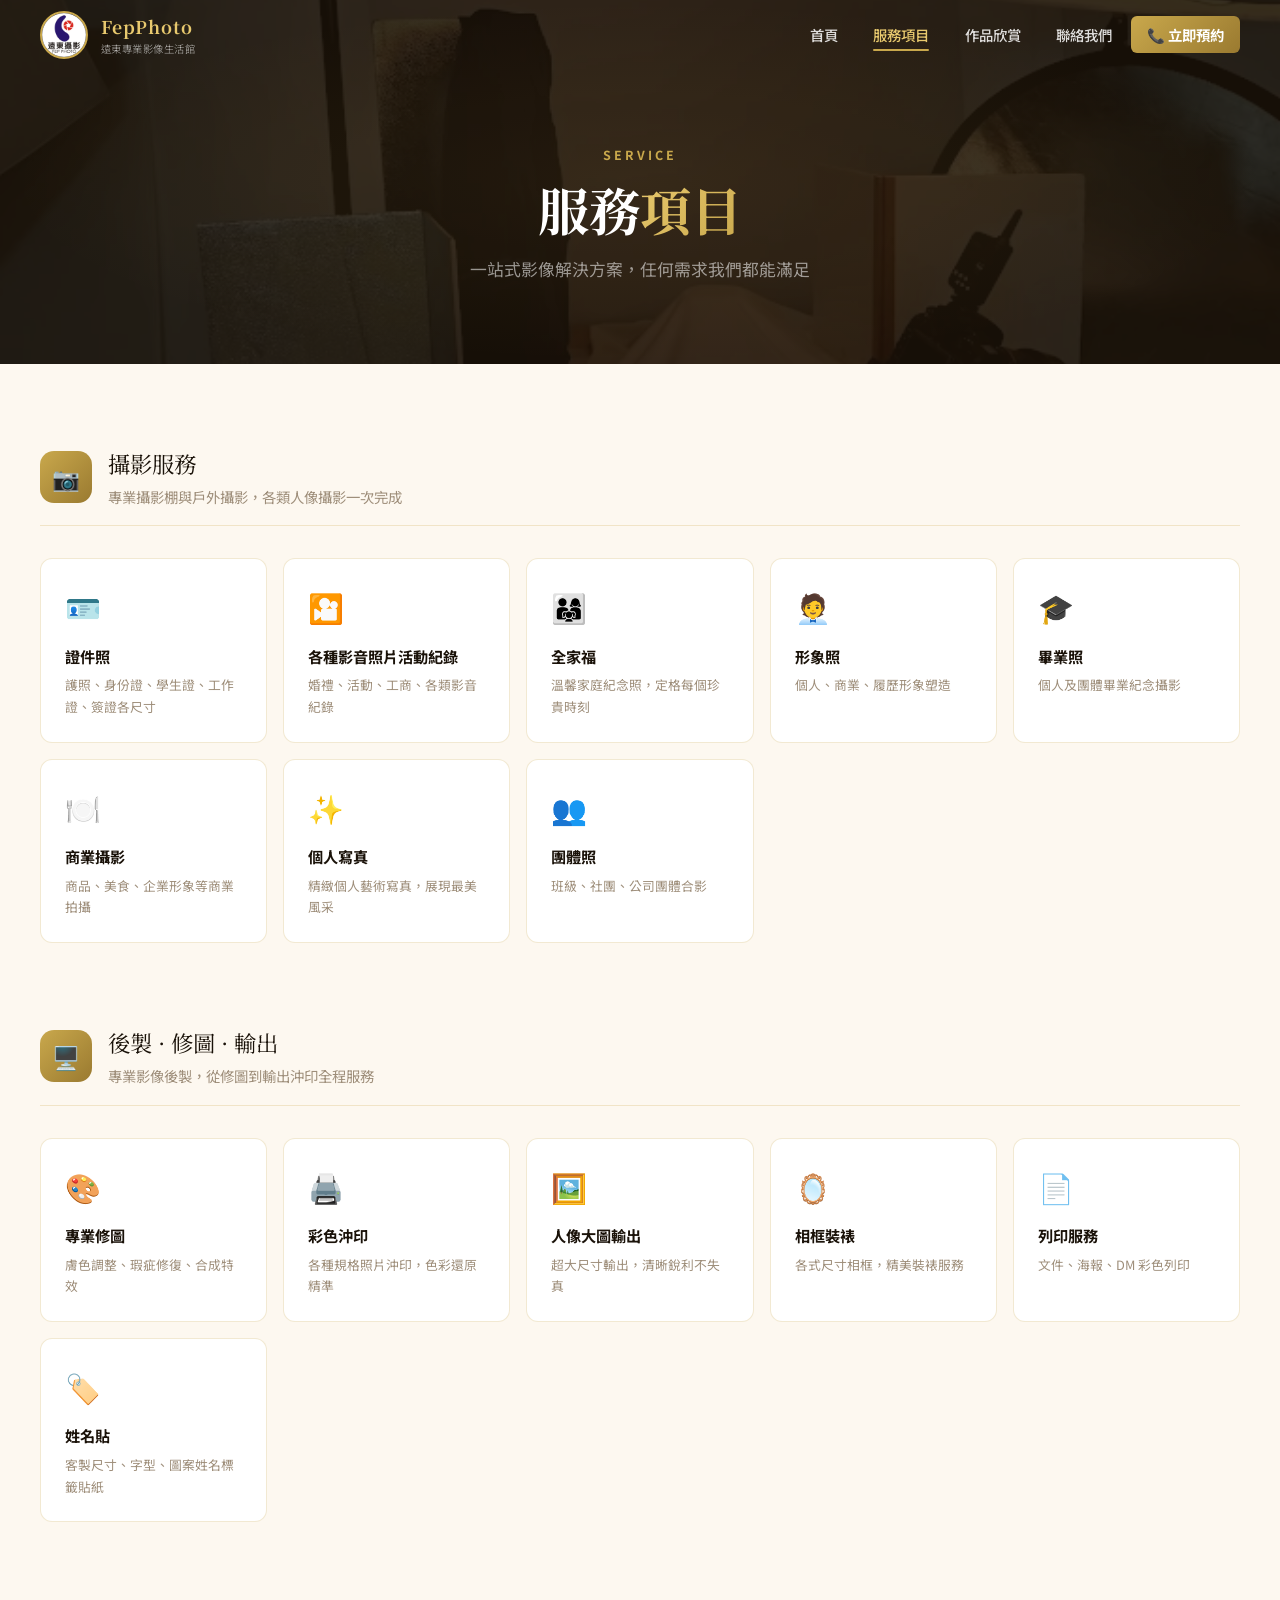
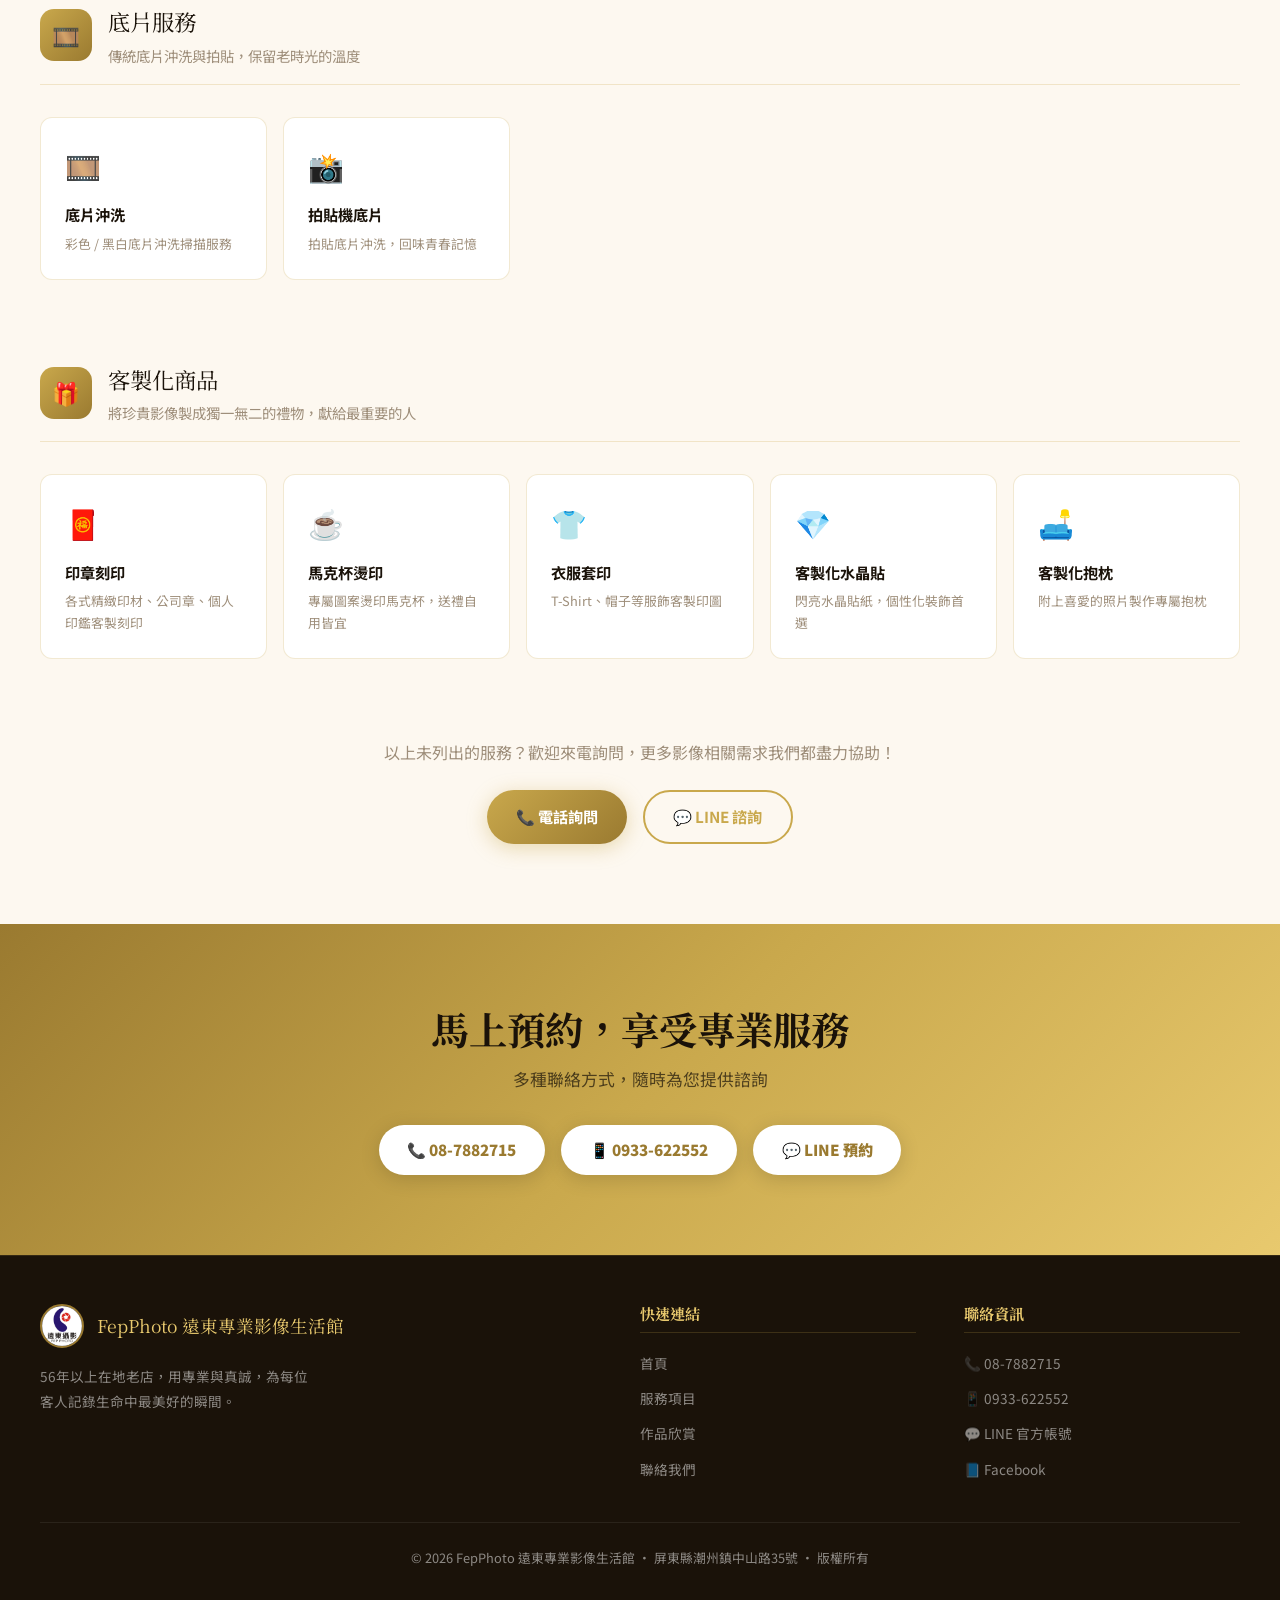
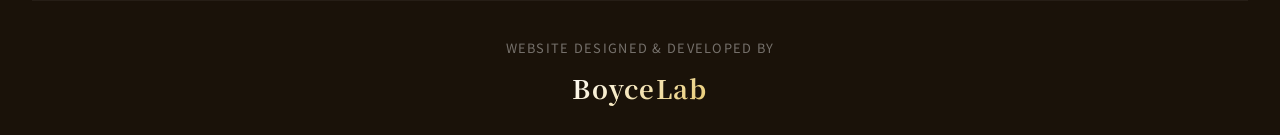
<file: services.html>
<!doctype html>
<html lang="zh-TW">
  <head>
    <meta charset="UTF-8" />
    <meta name="viewport" content="width=device-width, initial-scale=1.0" />
    <title>服務項目 | FepPhoto 遠東專業影像生活館</title>
    <meta
      name="description"
      content="FepPhoto 遠東專業影像生活館提供完整影像服務：證件照、各種影音照片活動紀錄、全家福、形象照、商業攝影、沖印輸出、底片沖洗、印章刻印、客製化商品等30餘項服務。"
    />
    <link rel="canonical" href="https://www.fepphoto.com/services.html" />
    <meta name="google-site-verification" content="google8245c8caf8b90706" />
    <meta
      name="google-site-verification"
      content="nr24NHyFVtujl5NdVV3GtezHlyLSi04UzE6ezLuLa_E"
    />
    <meta property="og:type" content="website" />
    <meta
      property="og:title"
      content="服務項目 | FepPhoto 遠東專業影像生活館"
    />
    <meta property="og:url" content="https://www.fepphoto.com/services.html" />
    <meta
      property="og:image"
      content="https://www.fepphoto.com/assets/images/攝影棚以及器具.webp"
    />
    <meta name="twitter:card" content="summary_large_image" />
    <link rel="icon" href="assets/images/遠東logo.jpg" type="image/jpeg" />
    <link rel="stylesheet" href="css/style.css" />
  </head>
  <body>
    <!-- NAVBAR -->
    <nav class="navbar scrolled" id="navbar">
      <div class="nav-inner">
        <a href="index.html" class="nav-logo">
          <img src="assets/images/遠東logo.jpg" alt="FepPhoto Logo" />
          <div class="nav-logo-text">
            <span class="nav-logo-en">FepPhoto</span>
            <span class="nav-logo-zh">遠東專業影像生活館</span>
          </div>
        </a>
        <ul class="nav-links" id="navLinks">
          <li><a href="index.html">首頁</a></li>
          <li><a href="services.html" class="active">服務項目</a></li>
          <li><a href="products.html">作品欣賞</a></li>
          <li><a href="contact.html">聯絡我們</a></li>
          <li><a href="tel:0878882715" class="nav-cta">📞 立即預約</a></li>
        </ul>
        <button class="nav-toggle" id="navToggle" aria-label="開啟選單">
          <span></span><span></span><span></span>
        </button>
      </div>
    </nav>

    <!-- PAGE HERO -->
    <section class="page-hero">
      <div
        style="
          position: absolute;
          inset: 0;
          background-image: url(&quot;assets/images/攝影棚以及器具.webp&quot;);
          background-size: cover;
          background-position: center;
          opacity: 0.12;
        "
      ></div>
      <span class="section-label" style="position: relative">Service</span>
      <h1 class="page-hero-title" style="position: relative">
        服務<span>項目</span>
      </h1>
      <p class="page-hero-subtitle" style="position: relative">
        一站式影像解決方案，任何需求我們都能滿足
      </p>
    </section>

    <!-- SERVICES PAGE CONTENT -->
    <section class="services-page">
      <div class="services-page-inner">
        <!-- 攝影服務 -->
        <div class="service-section reveal">
          <div class="service-section-header">
            <div class="service-section-icon">📷</div>
            <div>
              <div class="service-section-title">攝影服務</div>
              <div class="service-section-desc">
                專業攝影棚與戶外攝影，各類人像攝影一次完成
              </div>
            </div>
          </div>
          <div class="service-items-grid">
            <div class="service-item-card">
              <div class="service-item-icon">🪪</div>
              <div class="service-item-name">證件照</div>
              <div class="service-item-note">
                護照、身份證、學生證、工作證、簽證各尺寸
              </div>
            </div>
            <div class="service-item-card">
              <div class="service-item-icon">🎦</div>
              <div class="service-item-name">各種影音照片活動紀錄</div>
              <div class="service-item-note">
                婚禮、活動、工商、各類影音紀錄
              </div>
            </div>
            <div class="service-item-card">
              <div class="service-item-icon">👨‍👩‍👧</div>
              <div class="service-item-name">全家福</div>
              <div class="service-item-note">
                溫馨家庭紀念照，定格每個珍貴時刻
              </div>
            </div>
            <div class="service-item-card">
              <div class="service-item-icon">🧑‍💼</div>
              <div class="service-item-name">形象照</div>
              <div class="service-item-note">個人、商業、履歷形象塑造</div>
            </div>
            <div class="service-item-card">
              <div class="service-item-icon">🎓</div>
              <div class="service-item-name">畢業照</div>
              <div class="service-item-note">個人及團體畢業紀念攝影</div>
            </div>
            <div class="service-item-card">
              <div class="service-item-icon">🍽️</div>
              <div class="service-item-name">商業攝影</div>
              <div class="service-item-note">
                商品、美食、企業形象等商業拍攝
              </div>
            </div>
            <div class="service-item-card">
              <div class="service-item-icon">✨</div>
              <div class="service-item-name">個人寫真</div>
              <div class="service-item-note">
                精緻個人藝術寫真，展現最美風采
              </div>
            </div>
            <div class="service-item-card">
              <div class="service-item-icon">👥</div>
              <div class="service-item-name">團體照</div>
              <div class="service-item-note">班級、社團、公司團體合影</div>
            </div>
          </div>
        </div>

        <!-- 後製與輸出 -->
        <div class="service-section reveal">
          <div class="service-section-header">
            <div class="service-section-icon">🖥️</div>
            <div>
              <div class="service-section-title">後製 · 修圖 · 輸出</div>
              <div class="service-section-desc">
                專業影像後製，從修圖到輸出沖印全程服務
              </div>
            </div>
          </div>
          <div class="service-items-grid">
            <div class="service-item-card">
              <div class="service-item-icon">🎨</div>
              <div class="service-item-name">專業修圖</div>
              <div class="service-item-note">膚色調整、瑕疵修復、合成特效</div>
            </div>
            <div class="service-item-card">
              <div class="service-item-icon">🖨️</div>
              <div class="service-item-name">彩色沖印</div>
              <div class="service-item-note">
                各種規格照片沖印，色彩還原精準
              </div>
            </div>
            <div class="service-item-card">
              <div class="service-item-icon">🖼️</div>
              <div class="service-item-name">人像大圖輸出</div>
              <div class="service-item-note">超大尺寸輸出，清晰銳利不失真</div>
            </div>
            <div class="service-item-card">
              <div class="service-item-icon">🪞</div>
              <div class="service-item-name">相框裝裱</div>
              <div class="service-item-note">各式尺寸相框，精美裝裱服務</div>
            </div>
            <div class="service-item-card">
              <div class="service-item-icon">📄</div>
              <div class="service-item-name">列印服務</div>
              <div class="service-item-note">文件、海報、DM 彩色列印</div>
            </div>
            <div class="service-item-card">
              <div class="service-item-icon">🏷️</div>
              <div class="service-item-name">姓名貼</div>
              <div class="service-item-note">
                客製尺寸、字型、圖案姓名標籤貼紙
              </div>
            </div>
          </div>
        </div>

        <!-- 底片服務 -->
        <div class="service-section reveal">
          <div class="service-section-header">
            <div class="service-section-icon">🎞️</div>
            <div>
              <div class="service-section-title">底片服務</div>
              <div class="service-section-desc">
                傳統底片沖洗與拍貼，保留老時光的溫度
              </div>
            </div>
          </div>
          <div class="service-items-grid">
            <div class="service-item-card">
              <div class="service-item-icon">🎞️</div>
              <div class="service-item-name">底片沖洗</div>
              <div class="service-item-note">彩色 / 黑白底片沖洗掃描服務</div>
            </div>
            <div class="service-item-card">
              <div class="service-item-icon">📸</div>
              <div class="service-item-name">拍貼機底片</div>
              <div class="service-item-note">拍貼底片沖洗，回味青春記憶</div>
            </div>
          </div>
        </div>

        <!-- 客製化商品 -->
        <div class="service-section reveal">
          <div class="service-section-header">
            <div class="service-section-icon">🎁</div>
            <div>
              <div class="service-section-title">客製化商品</div>
              <div class="service-section-desc">
                將珍貴影像製成獨一無二的禮物，獻給最重要的人
              </div>
            </div>
          </div>
          <div class="service-items-grid">
            <div class="service-item-card">
              <div class="service-item-icon">🧧</div>
              <div class="service-item-name">印章刻印</div>
              <div class="service-item-note">
                各式精緻印材、公司章、個人印鑑客製刻印
              </div>
            </div>
            <div class="service-item-card">
              <div class="service-item-icon">☕</div>
              <div class="service-item-name">馬克杯燙印</div>
              <div class="service-item-note">
                專屬圖案燙印馬克杯，送禮自用皆宜
              </div>
            </div>
            <div class="service-item-card">
              <div class="service-item-icon">👕</div>
              <div class="service-item-name">衣服套印</div>
              <div class="service-item-note">T-Shirt、帽子等服飾客製印圖</div>
            </div>
            <div class="service-item-card">
              <div class="service-item-icon">💎</div>
              <div class="service-item-name">客製化水晶貼</div>
              <div class="service-item-note">閃亮水晶貼紙，個性化裝飾首選</div>
            </div>
            <div class="service-item-card">
              <div class="service-item-icon">🛋️</div>
              <div class="service-item-name">客製化抱枕</div>
              <div class="service-item-note">附上喜愛的照片製作專屬抱枕</div>
            </div>
          </div>
        </div>

        <div class="text-center reveal" style="margin-top: 1rem">
          <p style="color: var(--text-muted); margin-bottom: 1.5rem">
            以上未列出的服務？歡迎來電詢問，更多影像相關需求我們都盡力協助！
          </p>
          <div
            style="
              display: flex;
              gap: 1rem;
              justify-content: center;
              flex-wrap: wrap;
            "
          >
            <a href="tel:0878882715" class="btn btn-gold">📞 電話詢問</a>
            <a
              href="https://lin.ee/yuSKPWY"
              target="_blank"
              rel="noopener"
              class="btn btn-outline"
              >💬 LINE 諮詢</a
            >
          </div>
        </div>
      </div>
    </section>

    <!-- CTA BANNER -->
    <section class="cta-banner">
      <h2>馬上預約，享受專業服務</h2>
      <p>多種聯絡方式，隨時為您提供諮詢</p>
      <div
        style="
          display: flex;
          gap: 1rem;
          justify-content: center;
          flex-wrap: wrap;
        "
      >
        <a href="tel:0878882715" class="btn btn-white">📞 08-7882715</a>
        <a href="tel:0933622552" class="btn btn-white">📱 0933-622552</a>
        <a
          href="https://lin.ee/yuSKPWY"
          target="_blank"
          rel="noopener"
          class="btn btn-white"
          >💬 LINE 預約</a
        >
      </div>
    </section>

    <!-- FOOTER -->
    <footer class="footer">
      <div class="footer-inner">
        <div>
          <div class="footer-brand-logo">
            <img src="assets/images/遠東logo.jpg" alt="FepPhoto Logo" />
            <span class="footer-brand-name">FepPhoto 遠東專業影像生活館</span>
          </div>
          <p class="footer-desc">
            56年以上在地老店，用專業與真誠，為每位客人記錄生命中最美好的瞬間。
          </p>
        </div>
        <div class="footer-col">
          <h4>快速連結</h4>
          <ul>
            <li><a href="index.html">首頁</a></li>
            <li><a href="services.html">服務項目</a></li>
            <li><a href="products.html">作品欣賞</a></li>
            <li><a href="contact.html">聯絡我們</a></li>
          </ul>
        </div>
        <div class="footer-col">
          <h4>聯絡資訊</h4>
          <ul>
            <li><a href="tel:0878882715">📞 08-7882715</a></li>
            <li><a href="tel:0933622552">📱 0933-622552</a></li>
            <li>
              <a href="https://lin.ee/yuSKPWY" target="_blank"
                >💬 LINE 官方帳號</a
              >
            </li>
            <li>
              <a
                href="https://www.facebook.com/fepphoto/?locale=zh_TW"
                target="_blank"
                >📘 Facebook</a
              >
            </li>
          </ul>
        </div>
      </div>
      <div class="footer-bottom">
        <p>
          © 2026 FepPhoto 遠東專業影像生活館 · 屏東縣潮州鎮中山路35號 ·
          版權所有
        </p>
      </div>
      <!-- BoyceLab 網站製作聲明 -->
      <div
        style="
          margin-top: 2rem;
          padding-top: 2rem;
          border-top: 1px solid rgba(255, 255, 255, 0.05);
          text-align: center;
        "
      >
        <a
          href="https://www.boycelab.com/"
          target="_blank"
          rel="noopener"
          style="
            display: inline-flex;
            flex-direction: column;
            align-items: center;
            gap: 0.5rem;
            transition: transform 0.3s ease;
          "
        >
          <span
            style="
              font-size: 0.8rem;
              color: rgba(255, 255, 255, 0.4);
              letter-spacing: 0.1em;
              text-transform: uppercase;
            "
            >Website Designed &amp; Developed by</span
          >
          <span
            style="
              font-family: &quot;Noto Serif TC&quot;, serif;
              font-size: 1.6rem;
              font-weight: 700;
              background: linear-gradient(135deg, #fff, var(--gold-light));
              -webkit-background-clip: text;
              -webkit-text-fill-color: transparent;
              letter-spacing: 0.05em;
            "
            >BoyceLab</span
          >
        </a>
      </div>
    </footer>

    <script src="js/main.js"></script>
  </body>
</html>
</file>
<file: css/style.css>
/* ============================================
   FepPhoto 遠東照相館 - Main Stylesheet
   ============================================ */

@import url("https://fonts.googleapis.com/css2?family=Noto+Serif+TC:wght@300;400;500;600;700&family=Noto+Sans+TC:wght@300;400;500;700&display=swap");

/* === CSS Variables === */
:root {
  --gold: #c9a84c;
  --gold-light: #e8c96e;
  --gold-dark: #9a7a30;
  --cream: #fdf8f0;
  --dark: #1a1209;
  --dark-2: #2d2010;
  --dark-3: #3f2f18;
  --text-main: #2a1f0e;
  --text-light: #6b5d4f;
  --text-muted: #9e8e7a;
  --white: #ffffff;
  --section-bg: #fdf8f0;
  --card-bg: #fff;
  --border: rgba(201, 168, 76, 0.25);
  --shadow: 0 4px 32px rgba(26, 18, 9, 0.1);
  --shadow-hover: 0 12px 48px rgba(26, 18, 9, 0.18);
  --radius: 12px;
  --radius-lg: 20px;
  --transition: all 0.35s cubic-bezier(0.4, 0, 0.2, 1);
  --nav-h: 70px;
}

/* === Reset & Base === */
*,
*::before,
*::after {
  box-sizing: border-box;
  margin: 0;
  padding: 0;
}

html {
  scroll-behavior: smooth;
  font-size: 16px;
}

body {
  font-family: "Noto Sans TC", sans-serif;
  color: var(--text-main);
  background: var(--cream);
  line-height: 1.7;
  overflow-x: hidden;
}

img {
  max-width: 100%;
  height: auto;
  display: block;
}
a {
  color: inherit;
  text-decoration: none;
}
ul {
  list-style: none;
}

/* === Typography === */
h1,
h2,
h3,
h4 {
  font-family: "Noto Serif TC", serif;
  line-height: 1.3;
}

.section-label {
  display: inline-block;
  font-size: 0.78rem;
  font-weight: 700;
  letter-spacing: 0.25em;
  text-transform: uppercase;
  color: var(--gold);
  margin-bottom: 0.6rem;
}

.section-title {
  font-size: clamp(1.8rem, 4vw, 2.8rem);
  color: var(--dark);
  margin-bottom: 1rem;
}

.section-desc {
  font-size: 1.05rem;
  color: var(--text-light);
  max-width: 560px;
  margin: 0 auto 2.5rem;
}

.text-center {
  text-align: center;
}

/* === Gold Divider === */
.gold-divider {
  width: 60px;
  height: 3px;
  background: linear-gradient(90deg, var(--gold-dark), var(--gold-light));
  margin: 0.8rem auto 1.5rem;
  border-radius: 2px;
}

/* === Buttons === */
.btn {
  display: inline-flex;
  align-items: center;
  gap: 0.5rem;
  padding: 0.75rem 1.8rem;
  border-radius: 50px;
  font-family: "Noto Sans TC", sans-serif;
  font-weight: 700;
  font-size: 0.95rem;
  cursor: pointer;
  border: none;
  transition: var(--transition);
  white-space: nowrap;
}

.btn-gold {
  background: linear-gradient(135deg, var(--gold), var(--gold-dark));
  color: var(--white);
  box-shadow: 0 4px 20px rgba(201, 168, 76, 0.4);
  position: relative;
  overflow: hidden;
}
.btn-gold::before {
  content: "";
  position: absolute;
  top: 0;
  left: -100%;
  width: 50%;
  height: 100%;
  background: linear-gradient(
    to right,
    transparent,
    rgba(255, 255, 255, 0.3),
    transparent
  );
  transform: skewX(-20deg);
  transition: 0.5s;
}
.btn-gold:hover {
  background: linear-gradient(135deg, var(--gold-light), var(--gold));
  box-shadow: 0 6px 28px rgba(201, 168, 76, 0.6);
  transform: translateY(-2px);
}
.btn-gold:hover::before {
  left: 150%;
}

.btn-outline {
  background: transparent;
  color: var(--gold);
  border: 2px solid var(--gold);
}
.btn-outline:hover {
  background: var(--gold);
  color: var(--white);
  transform: translateY(-2px);
}

.btn-white {
  background: var(--white);
  color: var(--dark);
  box-shadow: 0 4px 20px rgba(0, 0, 0, 0.15);
}
.btn-white:hover {
  box-shadow: 0 6px 28px rgba(0, 0, 0, 0.22);
  transform: translateY(-2px);
}

/* ============================================
   NAVBAR
   ============================================ */
.navbar {
  position: fixed;
  top: 0;
  left: 0;
  right: 0;
  height: var(--nav-h);
  z-index: 1000;
  transition: var(--transition);
  padding: 0 2rem;
}

.navbar.scrolled {
  background: rgba(
    26,
    18,
    9,
    0.85
  ); /* More transparent for better glass effect */
  backdrop-filter: blur(16px) saturate(120%);
  -webkit-backdrop-filter: blur(16px) saturate(120%);
  box-shadow: 0 4px 30px rgba(0, 0, 0, 0.4);
  border-bottom: 1px solid rgba(255, 255, 255, 0.05);
}

.nav-inner {
  max-width: 1200px;
  margin: 0 auto;
  height: 100%;
  display: flex;
  align-items: center;
  justify-content: space-between;
}

.nav-logo {
  display: flex;
  align-items: center;
  gap: 0.8rem;
}

.nav-logo img {
  height: 48px;
  width: 48px;
  object-fit: contain;
  border-radius: 50%;
  border: 2px solid var(--gold);
}

.nav-logo-text {
  display: flex;
  flex-direction: column;
}

.nav-logo-en {
  font-family: "Noto Serif TC", serif;
  font-weight: 700;
  font-size: 1.1rem;
  color: var(--gold-light);
  letter-spacing: 0.05em;
}
.nav-logo-zh {
  font-size: 0.65rem; /* Slightly smaller for the longer brand name */
  color: rgba(255, 255, 255, 0.7);
  letter-spacing: 0.05em;
  font-weight: 300;
  margin-top: -2px;
}

.nav-links {
  display: flex;
  align-items: center;
  gap: 0.2rem;
}

.nav-links a {
  padding: 0.5rem 1rem;
  border-radius: 6px;
  color: rgba(255, 255, 255, 0.85);
  font-size: 0.9rem;
  font-weight: 500;
  transition: var(--transition);
  position: relative;
}
.nav-links a::after {
  content: "";
  position: absolute;
  bottom: 2px;
  left: 50%;
  right: 50%;
  height: 2px;
  background: var(--gold);
  transition: var(--transition);
  border-radius: 2px;
}
.nav-links a:hover,
.nav-links a.active {
  color: var(--gold-light);
}
.nav-links a:hover::after,
.nav-links a.active::after {
  left: 1rem;
  right: 1rem;
}

.nav-cta {
  padding: 0.5rem 1.2rem;
  background: linear-gradient(135deg, var(--gold), var(--gold-dark));
  border-radius: 50px;
  color: var(--white) !important;
  font-weight: 700 !important;
}
.nav-cta::after {
  display: none;
}
.nav-cta:hover {
  color: var(--white) !important;
  box-shadow: 0 4px 16px rgba(201, 168, 76, 0.5);
  transform: translateY(-1px);
}

/* Hamburger */
.nav-toggle {
  display: none;
  flex-direction: column;
  gap: 5px;
  cursor: pointer;
  padding: 4px;
}
.nav-toggle span {
  display: block;
  width: 24px;
  height: 2px;
  background: var(--white);
  border-radius: 2px;
  transition: var(--transition);
}
.nav-toggle.open span:nth-child(1) {
  transform: translateY(7px) rotate(45deg);
}
.nav-toggle.open span:nth-child(2) {
  opacity: 0;
}
.nav-toggle.open span:nth-child(3) {
  transform: translateY(-7px) rotate(-45deg);
}

/* ============================================
   HERO SECTION
   ============================================ */
.hero {
  position: relative;
  min-height: 100vh;
  display: flex;
  align-items: center;
  overflow: hidden;
  background: var(--dark);
}

.hero-bg {
  position: absolute;
  inset: 0;
  background-image: url("../assets/images/店面圖.webp");
  background-size: cover;
  background-position: center;
  opacity: 0.35;
  transform: scale(1.05);
  animation: heroZoom 12s ease-in-out infinite alternate;
}

@keyframes heroZoom {
  from {
    transform: scale(1.05);
  }
  to {
    transform: scale(1.12);
  }
}

.hero-overlay {
  position: absolute;
  inset: 0;
  background: linear-gradient(
    135deg,
    rgba(26, 18, 9, 0.85) 0%,
    rgba(26, 18, 9, 0.6) 50%,
    rgba(26, 18, 9, 0.75) 100%
  );
}

.hero-content {
  position: relative;
  z-index: 2;
  max-width: 1200px;
  margin: 0 auto;
  padding: 0 2rem;
  padding-top: var(--nav-h);
}

.hero-badge {
  display: inline-flex;
  align-items: center;
  gap: 0.5rem;
  background: rgba(201, 168, 76, 0.15);
  border: 1px solid rgba(201, 168, 76, 0.4);
  color: var(--gold-light);
  padding: 0.4rem 1rem;
  border-radius: 50px;
  font-size: 0.82rem;
  font-weight: 700;
  letter-spacing: 0.1em;
  margin-bottom: 1.5rem;
  animation: fadeInDown 0.8s ease forwards;
}

.hero h1 {
  font-size: clamp(2.2rem, 6vw, 4.2rem);
  color: var(--white);
  margin-bottom: 0.5rem;
  animation: fadeInUp 0.9s ease 0.1s both;
}

.hero h1 span {
  background: linear-gradient(
    135deg,
    var(--gold-light) 0%,
    #fff 50%,
    var(--gold) 100%
  );
  background-size: 200% auto;
  -webkit-background-clip: text;
  -webkit-text-fill-color: transparent;
  background-clip: text;
  animation: shine 4s linear infinite;
}

.hero-subtitle {
  font-size: clamp(1rem, 2.5vw, 1.35rem);
  color: rgba(255, 255, 255, 0.75);
  font-weight: 300;
  margin-bottom: 2rem;
  animation: fadeInUp 0.9s ease 0.2s both;
}

.hero-desc {
  font-size: 1rem;
  color: rgba(255, 255, 255, 0.6);
  max-width: 520px;
  margin-bottom: 2.5rem;
  animation: fadeInUp 0.9s ease 0.3s both;
}

.hero-actions {
  display: flex;
  gap: 1rem;
  flex-wrap: wrap;
  animation: fadeInUp 0.9s ease 0.4s both;
}

.hero-stats {
  display: flex;
  gap: 3rem;
  margin-top: 4rem;
  animation: fadeInUp 0.9s ease 0.5s both;
  flex-wrap: wrap;
}

.hero-stat-num {
  font-family: "Noto Serif TC", serif;
  font-size: 2.5rem;
  font-weight: 700;
  color: var(--gold-light);
  display: block;
  line-height: 1;
}
.hero-stat-label {
  font-size: 0.82rem;
  color: rgba(255, 255, 255, 0.55);
  letter-spacing: 0.05em;
  margin-top: 0.3rem;
}

/* Scroll hint */
.scroll-hint {
  position: absolute;
  bottom: 2rem;
  left: 50%;
  transform: translateX(-50%);
  display: flex;
  flex-direction: column;
  align-items: center;
  gap: 0.4rem;
  color: rgba(255, 255, 255, 0.45);
  font-size: 0.75rem;
  letter-spacing: 0.1em;
  animation: bounce 2s infinite;
  z-index: 2;
}
.scroll-hint::after {
  content: "";
  width: 1px;
  height: 40px;
  background: linear-gradient(to bottom, rgba(201, 168, 76, 0.6), transparent);
}

@keyframes bounce {
  0%,
  100% {
    transform: translateX(-50%) translateY(0);
  }
  50% {
    transform: translateX(-50%) translateY(-8px);
  }
}

/* ============================================
   ABOUT SECTION
   ============================================ */
.about {
  padding: 100px 2rem;
  background: var(--cream);
}

.about-inner {
  max-width: 1200px;
  margin: 0 auto;
  display: grid;
  grid-template-columns: 1fr 1fr;
  gap: 5rem;
  align-items: center;
}

.about-images {
  position: relative;
}

.about-img-main {
  width: 100%;
  height: 480px;
  object-fit: cover;
  border-radius: var(--radius-lg);
  box-shadow: var(--shadow-hover);
}

.about-img-float {
  position: absolute;
  bottom: -40px;
  right: -30px;
  width: 200px;
  height: 200px;
  object-fit: cover;
  border-radius: var(--radius);
  border: 5px solid var(--cream);
  box-shadow: var(--shadow-hover);
}

.about-badge {
  position: absolute;
  top: -20px;
  left: -20px;
  background: linear-gradient(135deg, var(--gold), var(--gold-dark));
  color: var(--white);
  padding: 1rem 1.5rem;
  border-radius: var(--radius);
  text-align: center;
  box-shadow: 0 8px 32px rgba(201, 168, 76, 0.45);
}
.about-badge-num {
  font-family: "Noto Serif TC", serif;
  font-size: 2.5rem;
  font-weight: 700;
  line-height: 1;
  display: block;
}
.about-badge-text {
  font-size: 0.75rem;
  opacity: 0.9;
  letter-spacing: 0.1em;
}

.about-content h2 {
  margin-bottom: 1.2rem;
}

.about-text {
  color: var(--text-light);
  line-height: 1.9;
  margin-bottom: 1.2rem;
}

.about-values {
  display: grid;
  grid-template-columns: 1fr 1fr;
  gap: 1rem;
  margin: 2rem 0;
}

.about-value-item {
  display: flex;
  align-items: flex-start;
  gap: 0.8rem;
  padding: 1rem;
  background: var(--white);
  border-radius: var(--radius);
  border: 1px solid var(--border);
}

.about-value-icon {
  width: 40px;
  height: 40px;
  background: linear-gradient(135deg, var(--gold), var(--gold-dark));
  border-radius: 10px;
  display: flex;
  align-items: center;
  justify-content: center;
  color: white;
  font-size: 1.1rem;
  flex-shrink: 0;
}

.about-value-title {
  font-weight: 700;
  font-size: 0.9rem;
  color: var(--dark);
  margin-bottom: 0.2rem;
}
.about-value-desc {
  font-size: 0.8rem;
  color: var(--text-muted);
}

/* ============================================
   SERVICES SECTION
   ============================================ */
.services {
  padding: 100px 2rem;
  background: var(--dark);
  position: relative;
  overflow: hidden;
}

.services::before {
  content: "";
  position: absolute;
  inset: 0;
  background-image: url("../assets/images/攝影棚以及器具.webp");
  background-size: cover;
  background-position: center;
  opacity: 0.06;
}

.services-inner {
  max-width: 1200px;
  margin: 0 auto;
  position: relative;
  z-index: 1;
}

.services .section-title {
  color: var(--white);
}
.services .section-desc {
  color: rgba(255, 255, 255, 0.55);
}
.services .gold-divider {
  margin: 0.8rem auto 1.5rem;
}

.services-grid {
  display: grid;
  grid-template-columns: repeat(auto-fill, minmax(260px, 1fr));
  gap: 1.5rem;
  margin-top: 3rem;
}

.service-card {
  background: rgba(255, 255, 255, 0.05);
  border: 1px solid rgba(201, 168, 76, 0.2);
  border-radius: var(--radius-lg);
  padding: 2rem;
  transition: var(--transition);
  position: relative;
  overflow: hidden;
}
.service-card::before {
  content: "";
  position: absolute;
  top: 0;
  left: 0;
  right: 0;
  height: 3px;
  background: linear-gradient(90deg, var(--gold-dark), var(--gold-light));
  transform: scaleX(0);
  transition: var(--transition);
}
.service-card:hover {
  background: rgba(255, 255, 255, 0.08);
  border-color: rgba(201, 168, 76, 0.45);
  transform: translateY(-5px);
  box-shadow: 0 20px 50px rgba(0, 0, 0, 0.3);
}
.service-card:hover::before {
  transform: scaleX(1);
}

.service-icon {
  width: 56px;
  height: 56px;
  background: linear-gradient(
    135deg,
    rgba(201, 168, 76, 0.2),
    rgba(201, 168, 76, 0.1)
  );
  border: 1px solid rgba(201, 168, 76, 0.35);
  border-radius: 14px;
  display: flex;
  align-items: center;
  justify-content: center;
  font-size: 1.5rem;
  margin-bottom: 1.2rem;
  transition: var(--transition);
}
.service-card:hover .service-icon {
  background: linear-gradient(135deg, var(--gold), var(--gold-dark));
  border-color: transparent;
}

.service-name {
  font-family: "Noto Serif TC", serif;
  font-size: 1.1rem;
  font-weight: 700;
  color: var(--white);
  margin-bottom: 0.5rem;
}

.service-desc {
  font-size: 0.85rem;
  color: rgba(255, 255, 255, 0.5);
  line-height: 1.7;
}

/* ============================================
   GALLERY SECTION
   ============================================ */
.gallery {
  padding: 100px 2rem;
  background: var(--cream);
}

.gallery-inner {
  max-width: 1200px;
  margin: 0 auto;
}

.gallery-grid {
  display: grid;
  grid-template-columns: repeat(3, 1fr);
  grid-template-rows: auto;
  gap: 1rem;
  margin-top: 3rem;
}

.gallery-item {
  position: relative;
  overflow: hidden;
  border-radius: var(--radius);
  cursor: pointer;
}

.gallery-item img {
  width: 100%;
  height: 100%;
  object-fit: cover;
  transition: transform 0.5s ease;
}
.gallery-item:hover img {
  transform: scale(1.07);
}

.gallery-item.large {
  grid-column: span 2;
  grid-row: span 2;
}
.gallery-item .gallery-info {
  position: absolute;
  inset: 0;
  background: linear-gradient(
    to top,
    rgba(26, 18, 9, 0.85) 0%,
    transparent 60%
  );
  display: flex;
  align-items: flex-end;
  padding: 1.2rem;
  opacity: 0;
  transition: var(--transition);
}
.gallery-item:hover .gallery-info {
  opacity: 1;
}
.gallery-info-text {
  color: white;
  font-size: 0.9rem;
  font-weight: 700;
}

/* ============================================
   WHY US / FEATURES
   ============================================ */
.features {
  padding: 100px 2rem;
  background: linear-gradient(135deg, var(--dark) 0%, var(--dark-2) 100%);
}

.features-inner {
  max-width: 1200px;
  margin: 0 auto;
}

.features .section-title {
  color: var(--white);
}
.features .section-desc {
  color: rgba(255, 255, 255, 0.55);
}

.features-grid {
  display: grid;
  grid-template-columns: repeat(auto-fit, minmax(220px, 1fr));
  gap: 2rem;
  margin-top: 3rem;
}

.feature-item {
  text-align: center;
  padding: 2.5rem 1.5rem;
  border-radius: var(--radius-lg);
  border: 1px solid rgba(201, 168, 76, 0.15);
  background: rgba(255, 255, 255, 0.03);
  transition: var(--transition);
}
.feature-item:hover {
  border-color: rgba(201, 168, 76, 0.4);
  background: rgba(255, 255, 255, 0.06);
  transform: translateY(-4px);
}

.feature-icon {
  font-size: 2.5rem;
  margin-bottom: 1rem;
  display: block;
}
.feature-title {
  font-family: "Noto Serif TC", serif;
  font-size: 1.15rem;
  color: var(--gold-light);
  margin-bottom: 0.7rem;
}
.feature-desc {
  font-size: 0.875rem;
  color: rgba(255, 255, 255, 0.5);
  line-height: 1.75;
}

/* ============================================
   CONTACT SECTION
   ============================================ */
.contact {
  padding: 100px 2rem;
  background: var(--cream);
}

.contact-inner {
  max-width: 1200px;
  margin: 0 auto;
  display: grid;
  grid-template-columns: 1fr 1.3fr;
  gap: 4rem;
  align-items: start;
}

.contact-info-card {
  background: var(--dark);
  border-radius: var(--radius-lg);
  padding: 3rem;
  color: var(--white);
  position: sticky;
  top: calc(var(--nav-h) + 1rem);
}

.contact-info-card h3 {
  font-size: 1.6rem;
  color: var(--gold-light);
  margin-bottom: 0.5rem;
}
.contact-info-card p {
  color: rgba(255, 255, 255, 0.55);
  font-size: 0.9rem;
  margin-bottom: 2rem;
}

.contact-item {
  display: flex;
  align-items: flex-start;
  gap: 1rem;
  padding: 1.2rem 0;
  border-bottom: 1px solid rgba(255, 255, 255, 0.07);
}
.contact-item:last-of-type {
  border: none;
}

.contact-item-icon {
  width: 44px;
  height: 44px;
  background: linear-gradient(135deg, var(--gold), var(--gold-dark));
  border-radius: 12px;
  display: flex;
  align-items: center;
  justify-content: center;
  font-size: 1.1rem;
  flex-shrink: 0;
}

.contact-item-label {
  font-size: 0.75rem;
  color: rgba(255, 255, 255, 0.45);
  letter-spacing: 0.08em;
  margin-bottom: 0.2rem;
}
.contact-item-value {
  font-size: 0.95rem;
  color: var(--white);
  font-weight: 500;
}
.contact-item-value a {
  color: var(--gold-light);
  transition: var(--transition);
}
.contact-item-value a:hover {
  color: var(--gold);
}

.social-links {
  display: flex;
  gap: 0.8rem;
  margin-top: 2rem;
}

.social-btn {
  display: inline-flex;
  align-items: center;
  gap: 0.5rem;
  padding: 0.6rem 1.2rem;
  border-radius: 50px;
  font-size: 0.85rem;
  font-weight: 700;
  transition: var(--transition);
  border: 1px solid rgba(255, 255, 255, 0.15);
  color: var(--white);
}
.social-btn:hover {
  transform: translateY(-2px);
}
.social-btn.fb {
  background: rgba(24, 119, 242, 0.2);
  border-color: rgba(24, 119, 242, 0.4);
}
.social-btn.fb:hover {
  background: #1877f2;
}
.social-btn.line {
  background: rgba(0, 199, 95, 0.2);
  border-color: rgba(0, 199, 95, 0.4);
}
.social-btn.line:hover {
  background: #00c75f;
}

.map-container {
  border-radius: var(--radius-lg);
  overflow: hidden;
  box-shadow: var(--shadow-hover);
  border: 3px solid var(--border);
  height: 380px;
}

.map-container iframe {
  width: 100%;
  height: 100%;
  border: none;
}

.hours-grid {
  margin-top: 1.5rem;
  display: flex;
  flex-direction: column;
  gap: 0.4rem;
}
.hours-row {
  display: flex;
  justify-content: space-between;
  font-size: 0.85rem;
}
.hours-day {
  color: rgba(255, 255, 255, 0.6);
}
.hours-time {
  color: var(--gold-light);
  font-weight: 500;
}
.hours-special {
  color: rgba(255, 255, 255, 0.4);
  font-size: 0.8rem;
}

/* ============================================
   FOOTER
   ============================================ */
.footer {
  background: var(--dark);
  color: rgba(255, 255, 255, 0.5);
  padding: 3rem 2rem 1.5rem;
  border-top: 1px solid rgba(201, 168, 76, 0.15);
}

.footer-inner {
  max-width: 1200px;
  margin: 0 auto;
  display: grid;
  grid-template-columns: 2fr 1fr 1fr;
  gap: 3rem;
  padding-bottom: 2rem;
  border-bottom: 1px solid rgba(255, 255, 255, 0.07);
}

.footer-brand-logo {
  display: flex;
  align-items: center;
  gap: 0.8rem;
  margin-bottom: 1rem;
}
.footer-brand-logo img {
  height: 44px;
  width: 44px;
  object-fit: contain;
  border-radius: 50%;
  border: 2px solid var(--gold-dark);
}
.footer-brand-name {
  font-family: "Noto Serif TC", serif;
  font-size: 1.1rem;
  color: var(--gold-light);
}

.footer-desc {
  font-size: 0.85rem;
  line-height: 1.8;
  max-width: 280px;
}

.footer-col h4 {
  font-family: "Noto Serif TC", serif;
  font-size: 0.95rem;
  color: var(--gold-light);
  margin-bottom: 1rem;
  padding-bottom: 0.5rem;
  border-bottom: 1px solid rgba(201, 168, 76, 0.2);
}
.footer-col ul li {
  margin-bottom: 0.5rem;
}
.footer-col ul li a {
  font-size: 0.85rem;
  color: rgba(255, 255, 255, 0.5);
  transition: var(--transition);
}
.footer-col ul li a:hover {
  color: var(--gold-light);
  padding-left: 4px;
}

.footer-bottom {
  padding-top: 1.5rem;
  text-align: center;
  font-size: 0.8rem;
}

/* ============================================
   ANIMATIONS
   ============================================ */
@keyframes fadeInUp {
  from {
    opacity: 0;
    transform: translateY(30px);
  }
  to {
    opacity: 1;
    transform: translateY(0);
  }
}
@keyframes fadeInDown {
  from {
    opacity: 0;
    transform: translateY(-20px);
  }
  to {
    opacity: 1;
    transform: translateY(0);
  }
}
@keyframes shine {
  to {
    background-position: 200% center;
  }
}

.reveal {
  opacity: 0;
  transform: translateY(40px);
  transition:
    opacity 0.7s ease,
    transform 0.7s ease;
}
.reveal.visible {
  opacity: 1;
  transform: translateY(0);
}
.reveal-delay-1 {
  transition-delay: 0.1s;
}
.reveal-delay-2 {
  transition-delay: 0.2s;
}
.reveal-delay-3 {
  transition-delay: 0.3s;
}
.reveal-delay-4 {
  transition-delay: 0.4s;
}

/* ============================================
   RESPONSIVE
   ============================================ */
@media (max-width: 1024px) {
  .about-inner {
    grid-template-columns: 1fr;
    gap: 3rem;
  }
  .about-images {
    order: -1;
  }
  .about-img-float {
    width: 150px;
    height: 150px;
    right: 0;
  }
  .about-badge {
    top: -15px;
    left: 0;
  }
  .contact-inner {
    grid-template-columns: 1fr;
  }
  .contact-info-card {
    position: static;
  }
  .footer-inner {
    grid-template-columns: 1fr 1fr;
  }
  /* Cloud section RWD */
  .cloud-grid {
    grid-template-columns: 1fr !important;
    gap: 2.5rem !important;
  }
  .cloud-stats-grid {
    grid-template-columns: repeat(3, 1fr) !important;
  }
}

@media (max-width: 768px) {
  .nav-links {
    display: none;
  }
  .nav-toggle {
    display: flex;
  }

  .nav-links.mobile-open {
    display: flex;
    flex-direction: column;
    position: fixed;
    top: var(--nav-h);
    left: 0;
    right: 0;
    background: var(--dark); /* Solid background to prevent any white-on-white layer issues */
    padding: 1rem 2rem 2rem;
    border-top: 1px solid rgba(201, 168, 76, 0.2);
    box-shadow: 0 10px 30px rgba(0,0,0,0.5);
    gap: 0;
  }
  .nav-links.mobile-open li {
    width: 100%;
    text-align: center;
  }
  .nav-links.mobile-open a {
    display: block; /* Fix for padding overlap on inline elements */
    padding: 1.2rem 0;
    border-bottom: 1px solid rgba(255, 255, 255, 0.08);
    border-radius: 0;
    color: rgba(255, 255, 255, 0.9);
  }
  .nav-links.mobile-open li:last-child a.nav-cta {
    border-bottom: none;
  }
  .nav-links.mobile-open a::after {
    display: none;
  }
  .nav-links.mobile-open .nav-cta {
    display: inline-block;
    margin-top: 1.5rem;
    padding: 0.8rem 2.5rem;
    border-radius: 50px;
  }

  .hero h1 {
    font-size: clamp(1.8rem, 8vw, 2.8rem);
  }
  .hero-stats {
    gap: 1.5rem;
  }
  .hero-stat-num {
    font-size: 2rem;
  }
  .hero-content {
    padding: 0 1.2rem;
    padding-top: var(--nav-h);
  }
  .gallery-grid {
    grid-template-columns: 1fr 1fr;
  }
  .gallery-item.large {
    grid-column: span 2;
  }
  .features-grid {
    grid-template-columns: 1fr 1fr;
  }
  .about-values {
    grid-template-columns: 1fr;
  }
  .footer-inner {
    grid-template-columns: 1fr;
    gap: 2rem;
  }
  /* Cloud section */
  .cloud-grid {
    grid-template-columns: 1fr !important;
    gap: 2rem !important;
  }
  .cloud-stats-grid {
    grid-template-columns: 1fr !important;
    gap: 1rem !important;
  }
  /* Section padding */
  .about {
    padding: 60px 1.2rem;
  }
  .services {
    padding: 60px 1.2rem;
  }
  .gallery {
    padding: 60px 1.2rem;
  }
  .features {
    padding: 60px 1.2rem;
  }
  .contact {
    padding: 60px 1.2rem;
  }
  .cta-banner {
    padding: 60px 1.2rem;
  }
  section[style*="padding:100px"] {
    padding-top: 60px !important;
    padding-bottom: 60px !important;
  }
  .cloud-section {
    padding-top: 60px !important;
    padding-bottom: 60px !important;
  }
  .contact-inner {
    gap: 2rem;
  }
}

@media (max-width: 480px) {
  .gallery-grid {
    grid-template-columns: 1fr;
  }
  .gallery-item.large {
    grid-column: span 1;
  }
  .features-grid {
    grid-template-columns: 1fr;
  }
  .hero-actions {
    flex-direction: column;
  }
  .hero-actions .btn {
    width: 100%;
    justify-content: center;
  }
  .about-img-float {
    display: none;
  }
  .hero-stats {
    gap: 1rem;
    flex-wrap: wrap;
  }
  .hero-stat-num {
    font-size: 1.7rem;
  }
  .cloud-stats-grid {
    grid-template-columns: 1fr !important;
    gap: 0.8rem !important;
  }
  .about-inner {
    gap: 2rem;
  }
  .about-img-main {
    height: 300px;
  }
  .service-items-grid {
    grid-template-columns: 1fr 1fr !important;
  }
}

/* ============================================
   PAGE HERO (for sub-pages)
   ============================================ */
.page-hero {
  padding: 140px 2rem 80px;
  background: var(--dark);
  text-align: center;
  position: relative;
  overflow: hidden;
}
.page-hero::before {
  content: "";
  position: absolute;
  inset: 0;
  background: radial-gradient(
    ellipse at center,
    rgba(201, 168, 76, 0.08) 0%,
    transparent 70%
  );
}
.page-hero-title {
  font-family: "Noto Serif TC", serif;
  font-size: clamp(2rem, 5vw, 3.2rem);
  color: var(--white);
  margin-bottom: 0.8rem;
  position: relative;
}
.page-hero-title span {
  background: linear-gradient(135deg, var(--gold-light), var(--gold));
  -webkit-background-clip: text;
  -webkit-text-fill-color: transparent;
  background-clip: text;
}
.page-hero-subtitle {
  color: rgba(255, 255, 255, 0.55);
  font-size: 1.05rem;
  max-width: 500px;
  margin: 0 auto;
  position: relative;
}

/* ============================================
   PRODUCTS PAGE
   ============================================ */
.products-section {
  padding: 80px 2rem;
  background: var(--cream);
}
.products-inner {
  max-width: 1200px;
  margin: 0 auto;
}

.category-tabs {
  display: flex;
  gap: 0.5rem;
  margin-bottom: 3rem;
  flex-wrap: wrap;
  justify-content: center;
}
.tab-btn {
  padding: 0.55rem 1.4rem;
  border-radius: 50px;
  border: 1.5px solid var(--border);
  background: transparent;
  color: var(--text-light);
  font-family: "Noto Sans TC", sans-serif;
  font-size: 0.88rem;
  font-weight: 500;
  cursor: pointer;
  transition: var(--transition);
}
.tab-btn:hover,
.tab-btn.active {
  background: var(--gold);
  border-color: var(--gold);
  color: var(--white);
}

.products-grid {
  display: grid;
  grid-template-columns: repeat(auto-fill, minmax(300px, 1fr));
  gap: 1.8rem;
}

.product-card {
  background: var(--white);
  border-radius: var(--radius-lg);
  overflow: hidden;
  border: 1px solid var(--border);
  transition: var(--transition);
  box-shadow: 0 2px 16px rgba(26, 18, 9, 0.06);
}
.product-card:hover {
  transform: translateY(-6px);
  box-shadow: var(--shadow-hover);
  border-color: var(--gold);
}

.product-img {
  height: 250px;
  overflow: hidden;
}
.product-img img {
  width: 100%;
  height: 100%;
  object-fit: cover;
  transition: transform 0.5s ease;
}
.product-card:hover .product-img img {
  transform: scale(1.06);
}

.product-info {
  padding: 1.5rem;
}
.product-tag {
  display: inline-block;
  font-size: 0.72rem;
  font-weight: 700;
  letter-spacing: 0.08em;
  padding: 0.2rem 0.7rem;
  background: rgba(201, 168, 76, 0.12);
  color: var(--gold-dark);
  border-radius: 50px;
  margin-bottom: 0.6rem;
}
.product-name {
  font-family: "Noto Serif TC", serif;
  font-size: 1.1rem;
  color: var(--dark);
  margin-bottom: 0.4rem;
}
.product-desc {
  font-size: 0.85rem;
  color: var(--text-muted);
  line-height: 1.7;
}

/* ============================================
   SERVICES PAGE
   ============================================ */
.services-page {
  padding: 80px 2rem;
  background: var(--cream);
}
.services-page-inner {
  max-width: 1200px;
  margin: 0 auto;
}

.service-section {
  margin-bottom: 5rem;
}
.service-section-header {
  display: flex;
  align-items: center;
  gap: 1rem;
  margin-bottom: 2rem;
  padding-bottom: 1rem;
  border-bottom: 1px solid var(--border);
}
.service-section-icon {
  width: 52px;
  height: 52px;
  background: linear-gradient(135deg, var(--gold), var(--gold-dark));
  border-radius: 14px;
  display: flex;
  align-items: center;
  justify-content: center;
  font-size: 1.4rem;
  flex-shrink: 0;
}
.service-section-title {
  font-family: "Noto Serif TC", serif;
  font-size: 1.4rem;
  color: var(--dark);
}
.service-section-desc {
  font-size: 0.9rem;
  color: var(--text-muted);
  margin-top: 0.2rem;
}

.service-items-grid {
  display: grid;
  grid-template-columns: repeat(auto-fill, minmax(220px, 1fr));
  gap: 1rem;
}
.service-item-card {
  padding: 1.5rem;
  background: var(--white);
  border-radius: var(--radius);
  border: 1px solid var(--border);
}
.service-item-icon {
  font-size: 1.8rem;
  margin-bottom: 0.7rem;
}
.service-item-name {
  font-weight: 700;
  font-size: 0.95rem;
  color: var(--dark);
  margin-bottom: 0.3rem;
}
.service-item-note {
  font-size: 0.8rem;
  color: var(--text-muted);
}

/* CTA Banner */
.cta-banner {
  padding: 80px 2rem;
  background: linear-gradient(
    135deg,
    var(--gold-dark),
    var(--gold),
    var(--gold-light)
  );
  text-align: center;
}
.cta-banner h2 {
  font-size: clamp(1.6rem, 4vw, 2.4rem);
  color: var(--dark);
  margin-bottom: 0.7rem;
}
.cta-banner p {
  color: rgba(26, 18, 9, 0.7);
  margin-bottom: 2rem;
  font-size: 1.05rem;
}
.cta-banner .btn-white {
  color: var(--gold-dark);
  font-weight: 900;
}
</file>
